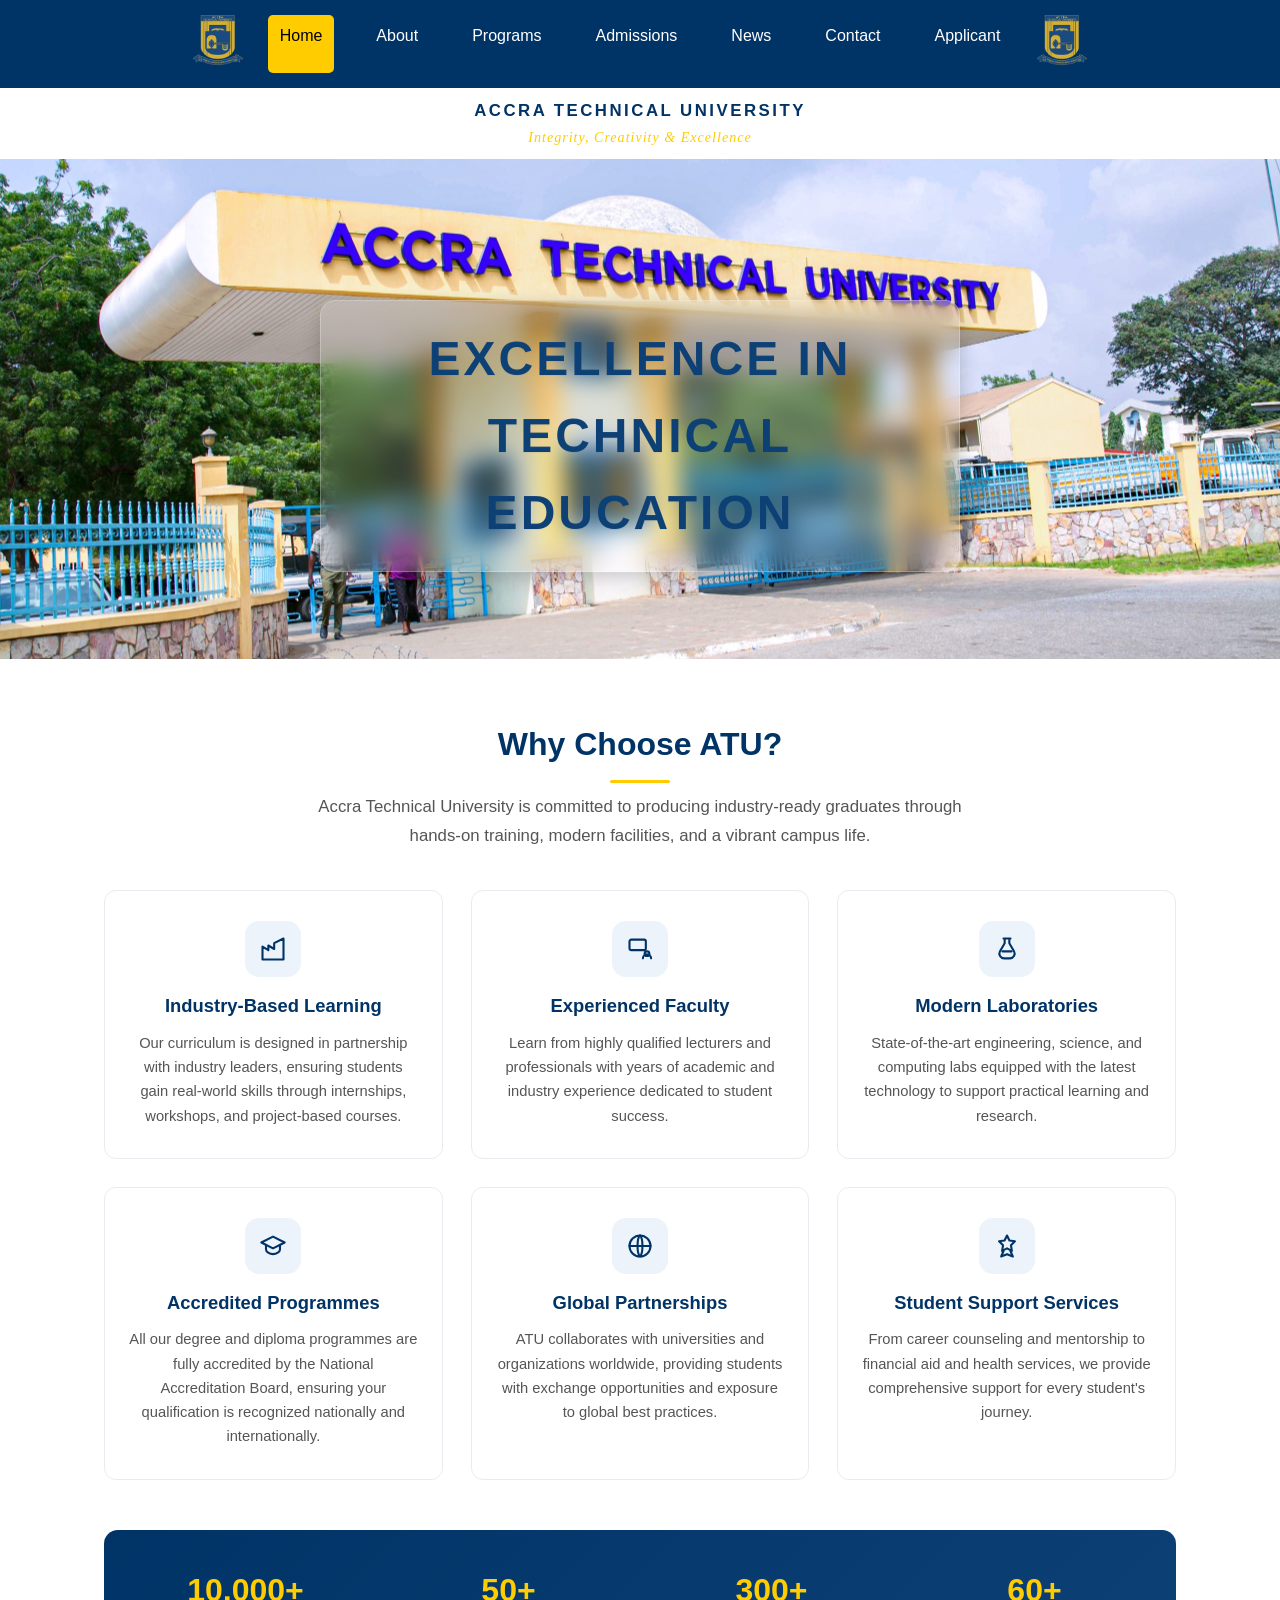
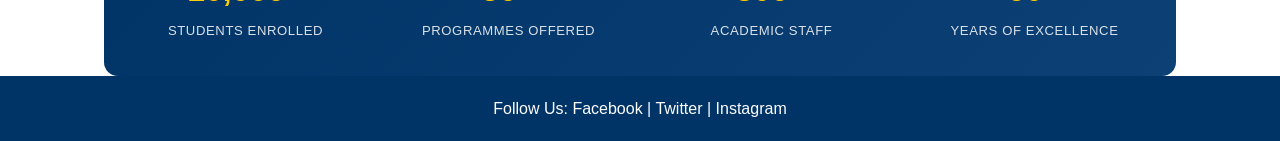
<file: index.html>
<!DOCTYPE html>
<html>

<head>
  <title>ATU - Home</title>
  <link rel="stylesheet" href="css/style.css">
</head>

<body>

  <nav>
    <a href="index.html">
      <img src="images/Atu_logo.png" alt="ATU Logo" class="nav-logo">
    </a>
    <a href="index.html" class="active">Home</a>
    <a href="about.html">About</a>
    <a href="programs.html">Programs</a>
    <a href="admissions.html">Admissions</a>
    <a href="news.html">News</a>
    <a href="contact.html">Contact</a>
    <a href="applicant.html">Applicant</a>

    <a href="index.html">
      <img src="images/Atu_logo.png" alt="ATU Logo" class="nav-logo">
    </a>
  </nav>

  <!-- University Header Strip -->
  <div class="university-strip">
    <span class="uni-name">ACCRA TECHNICAL UNIVERSITY</span>
    <span class="uni-motto">Integrity, Creativity &amp; Excellence</span>
  </div>


  <section class="hero-slider">

    <div class="slide active">
      <img src="images/ATU entrance.jpg" alt="ATU Campus">
      <div class="slide-text">
        <h1>Excellence in Technical Education</h1>
      </div>
    </div>

    <div class="slide">
      <img src="images/ATU administration.jpg" alt="ATU Students">
      <div class="slide-text">
        <h1>Practical Skills for the Future</h1>
      </div>
    </div>

    <div class="slide">
      <img src="images/ATU overview.png" alt="ATU overview">
      <div class="slide-text">
        <h1>Innovation • Technology • Leadership</h1>
      </div>
    </div>

  </section>

  <!-- Why Choose ATU -->
  <section class="why-atu">
    <div class="section-header">
      <h2>Why Choose ATU?</h2>
      <p>Accra Technical University is committed to producing industry-ready graduates through hands-on training, modern
        facilities, and a vibrant campus life.</p>
    </div>

    <div class="why-grid">

      <div class="why-card">
        <div class="why-icon" aria-hidden="true">
          <svg viewBox="0 0 24 24" fill="none">
            <path d="M3 21V10l5 3V9l5 3V7l8-4v18H3z" stroke-linecap="round" stroke-linejoin="round"/>
          </svg>
        </div>
        <h3>Industry-Based Learning</h3>
        <p>Our curriculum is designed in partnership with industry leaders, ensuring students gain real-world skills
          through internships, workshops, and project-based courses.</p>
      </div>

      <div class="why-card">
        <div class="why-icon" aria-hidden="true">
          <svg viewBox="0 0 24 24" fill="none">
            <rect x="3" y="4" width="14" height="9" rx="1.5"/>
            <circle cx="18" cy="16" r="2"/>
            <path d="M14.5 20a3.5 3.5 0 0 1 7 0" stroke-linecap="round"/>
          </svg>
        </div>
        <h3>Experienced Faculty</h3>
        <p>Learn from highly qualified lecturers and professionals with years of academic and industry experience
          dedicated to student success.</p>
      </div>

      <div class="why-card">
        <div class="why-icon" aria-hidden="true">
          <svg viewBox="0 0 24 24" fill="none">
            <path d="M9 3h6M10 3v4l-4 7a4 4 0 0 0 3.5 6h5a4 4 0 0 0 3.5-6l-4-7V3" stroke-linecap="round" stroke-linejoin="round"/>
            <path d="M8 14h8" stroke-linecap="round"/>
          </svg>
        </div>
        <h3>Modern Laboratories</h3>
        <p>State-of-the-art engineering, science, and computing labs equipped with the latest technology to support
          practical learning and research.</p>
      </div>

      <div class="why-card">
        <div class="why-icon" aria-hidden="true">
          <svg viewBox="0 0 24 24" fill="none">
            <path d="m2 9 10-5 10 5-10 5L2 9z" stroke-linejoin="round"/>
            <path d="M6 11v4c0 2 3 4 6 4s6-2 6-4v-4" stroke-linecap="round" stroke-linejoin="round"/>
          </svg>
        </div>
        <h3>Accredited Programmes</h3>
        <p>All our degree and diploma programmes are fully accredited by the National Accreditation Board, ensuring your
          qualification is recognized nationally and internationally.</p>
      </div>

      <div class="why-card">
        <div class="why-icon" aria-hidden="true">
          <svg viewBox="0 0 24 24" fill="none">
            <circle cx="12" cy="12" r="9"/>
            <path d="M3 12h18M12 3c2.8 2.4 2.8 15.6 0 18M12 3c-2.8 2.4-2.8 15.6 0 18" stroke-linecap="round"/>
          </svg>
        </div>
        <h3>Global Partnerships</h3>
        <p>ATU collaborates with universities and organizations worldwide, providing students with exchange
          opportunities and exposure to global best practices.</p>
      </div>

      <div class="why-card">
        <div class="why-icon" aria-hidden="true">
          <svg viewBox="0 0 24 24" fill="none">
            <path d="M12 3l2.1 4.3 4.7.7-3.4 3.4.8 4.8L12 14l-4.2 2.2.8-4.8L5.2 8l4.7-.7L12 3z" stroke-linejoin="round"/>
            <path d="M9 16.5 7 21l5-2 5 2-2-4.5" stroke-linecap="round" stroke-linejoin="round"/>
          </svg>
        </div>
        <h3>Student Support Services</h3>
        <p>From career counseling and mentorship to financial aid and health services, we provide comprehensive support
          for every student's journey.</p>
      </div>

    </div>

    <!-- Quick Stats Bar -->
    <div class="atu-stats-bar">
      <div class="atu-stat">
        <span class="atu-stat-num">10,000+</span>
        <span class="atu-stat-label">Students Enrolled</span>
      </div>
      <div class="atu-stat">
        <span class="atu-stat-num">50+</span>
        <span class="atu-stat-label">Programmes Offered</span>
      </div>
      <div class="atu-stat">
        <span class="atu-stat-num">300+</span>
        <span class="atu-stat-label">Academic Staff</span>
      </div>
      <div class="atu-stat">
        <span class="atu-stat-num">60+</span>
        <span class="atu-stat-label">Years of Excellence</span>
      </div>
    </div>
  </section>

  <footer>
    <p>Follow Us: Facebook | Twitter | Instagram</p>
  </footer>

  <script src="js/main.js"></script>
</body>

</html>
</file>
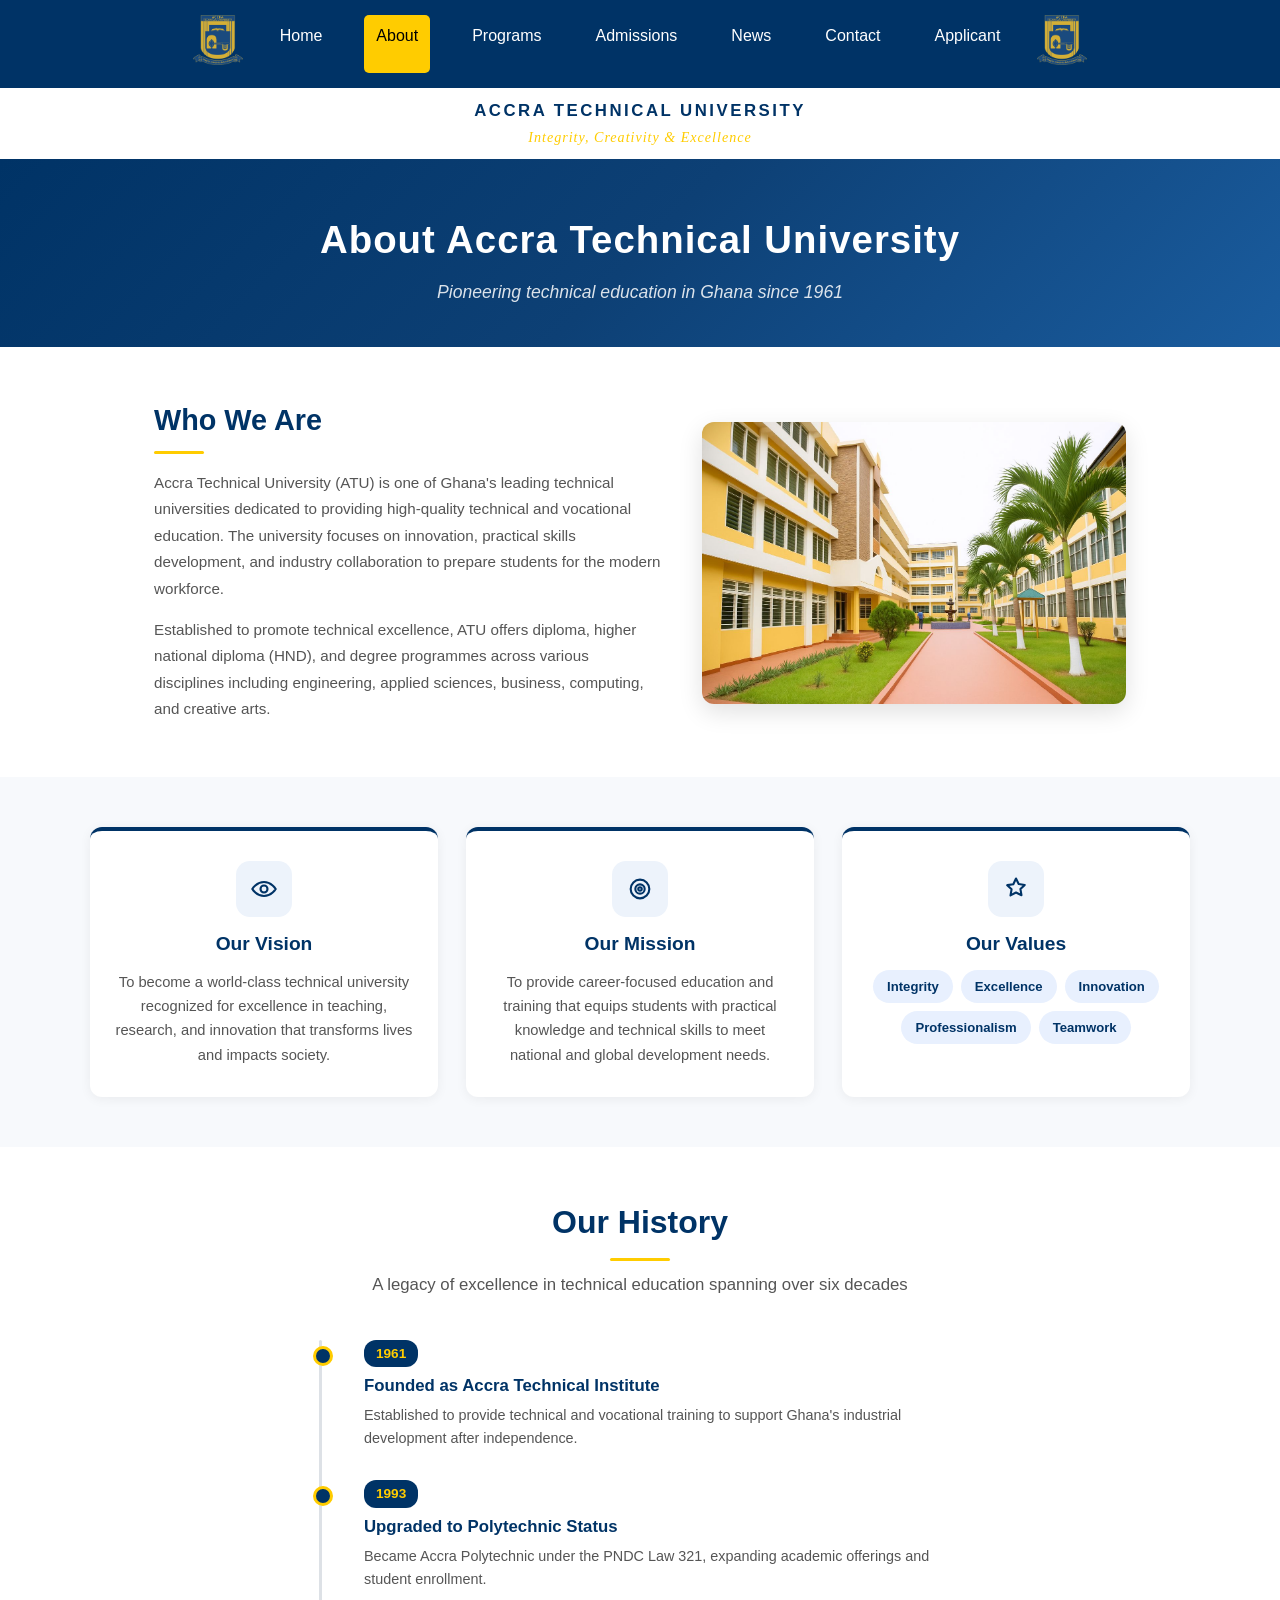
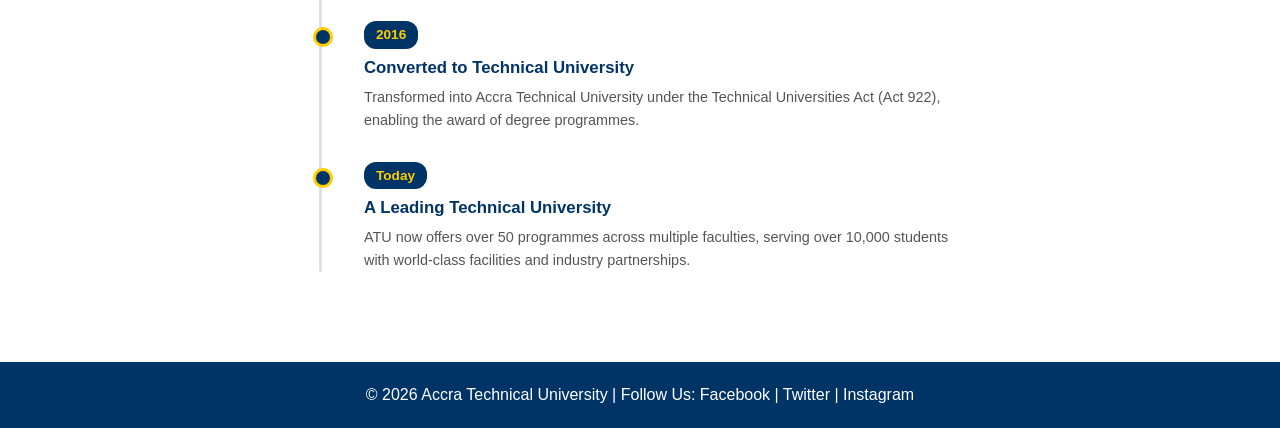
<file: about.html>
﻿<!DOCTYPE html>
<html lang="en">
<head>
    <meta charset="UTF-8">
    <title>About ATU</title>
    <link rel="stylesheet" href="css/style.css">
</head>
<body>

<!-- ================= NAVIGATION ================= -->
<nav>
    <a href="index.html">
        <img src="images/Atu_logo.png" alt="ATU Logo" class="nav-logo">
    </a>
    <a href="index.html">Home</a>
    <a href="about.html" class="active">About</a>
    <a href="programs.html">Programs</a>
    <a href="admissions.html">Admissions</a>
    <a href="news.html">News</a>
    <a href="contact.html">Contact</a>
    <a href="applicant.html">Applicant</a>
    <a href="index.html">
        <img src="images/Atu_logo.png" alt="ATU Logo" class="nav-logo">
    </a>
</nav>

<!-- University Header Strip -->
<div class="university-strip">
    <span class="uni-name">ACCRA TECHNICAL UNIVERSITY</span>
    <span class="uni-motto">Integrity, Creativity &amp; Excellence</span>
</div>

<!-- ================= PAGE BANNER ================= -->
<section class="page-banner">
    <h1>About Accra Technical University</h1>
    <p>Pioneering technical education in Ghana since 1961</p>
</section>

<!-- ================= ABOUT INTRO ================= -->
<section class="about-intro">
    <div class="about-intro-content">
        <div class="about-text">
            <h2>Who We Are</h2>
            <p>Accra Technical University (ATU) is one of Ghana's leading technical universities dedicated to providing high-quality technical and vocational education. The university focuses on innovation, practical skills development, and industry collaboration to prepare students for the modern workforce.</p>
            <p>Established to promote technical excellence, ATU offers diploma, higher national diploma (HND), and degree programmes across various disciplines including engineering, applied sciences, business, computing, and creative arts.</p>
        </div>
        <div class="about-image">
            <img src="images/ATU administration.jpg" alt="ATU Campus">
        </div>
    </div>
</section>

<!-- ================= VISION, MISSION, VALUES ================= -->
<section class="vmv-section">
    <div class="vmv-grid">
        <div class="vmv-card">
            <div class="vmv-icon" aria-hidden="true">
                <svg viewBox="0 0 24 24" fill="none">
                    <path d="M2 12s3.5-6 10-6 10 6 10 6-3.5 6-10 6-10-6-10-6z"/>
                    <circle cx="12" cy="12" r="3"/>
                </svg>
            </div>
            <h3>Our Vision</h3>
            <p>To become a world-class technical university recognized for excellence in teaching, research, and innovation that transforms lives and impacts society.</p>
        </div>
        <div class="vmv-card">
            <div class="vmv-icon" aria-hidden="true">
                <svg viewBox="0 0 24 24" fill="none">
                    <circle cx="12" cy="12" r="8"/>
                    <circle cx="12" cy="12" r="4"/>
                    <circle cx="12" cy="12" r="1.5"/>
                </svg>
            </div>
            <h3>Our Mission</h3>
            <p>To provide career-focused education and training that equips students with practical knowledge and technical skills to meet national and global development needs.</p>
        </div>
        <div class="vmv-card">
            <div class="vmv-icon" aria-hidden="true">
                <svg viewBox="0 0 24 24" fill="none">
                    <path d="M12 3l2.3 4.7 5.2.8-3.7 3.6.9 5.2L12 15l-4.7 2.5.9-5.2-3.7-3.6 5.2-.8L12 3z" stroke-linejoin="round"/>
                </svg>
            </div>
            <h3>Our Values</h3>
            <div class="values-list">
                <span class="value-tag">Integrity</span>
                <span class="value-tag">Excellence</span>
                <span class="value-tag">Innovation</span>
                <span class="value-tag">Professionalism</span>
                <span class="value-tag">Teamwork</span>
            </div>
        </div>
    </div>
</section>

<!-- ================= HISTORY TIMELINE ================= -->
<section class="history-section">
    <div class="section-header">
        <h2>Our History</h2>
        <p>A legacy of excellence in technical education spanning over six decades</p>
    </div>
    <div class="timeline">
        <div class="timeline-item">
            <div class="timeline-year">1961</div>
            <div class="timeline-content">
                <h4>Founded as Accra Technical Institute</h4>
                <p>Established to provide technical and vocational training to support Ghana's industrial development after independence.</p>
            </div>
        </div>
        <div class="timeline-item">
            <div class="timeline-year">1993</div>
            <div class="timeline-content">
                <h4>Upgraded to Polytechnic Status</h4>
                <p>Became Accra Polytechnic under the PNDC Law 321, expanding academic offerings and student enrollment.</p>
            </div>
        </div>
        <div class="timeline-item">
            <div class="timeline-year">2016</div>
            <div class="timeline-content">
                <h4>Converted to Technical University</h4>
                <p>Transformed into Accra Technical University under the Technical Universities Act (Act 922), enabling the award of degree programmes.</p>
            </div>
        </div>
        <div class="timeline-item">
            <div class="timeline-year">Today</div>
            <div class="timeline-content">
                <h4>A Leading Technical University</h4>
                <p>ATU now offers over 50 programmes across multiple faculties, serving over 10,000 students with world-class facilities and industry partnerships.</p>
            </div>
        </div>
    </div>
</section>

<!-- ================= FOOTER ================= -->
<footer>
    <p>&copy; 2026 Accra Technical University | Follow Us: Facebook | Twitter | Instagram</p>
</footer>

<script src="js/main.js"></script>
</body>
</html>
</file>
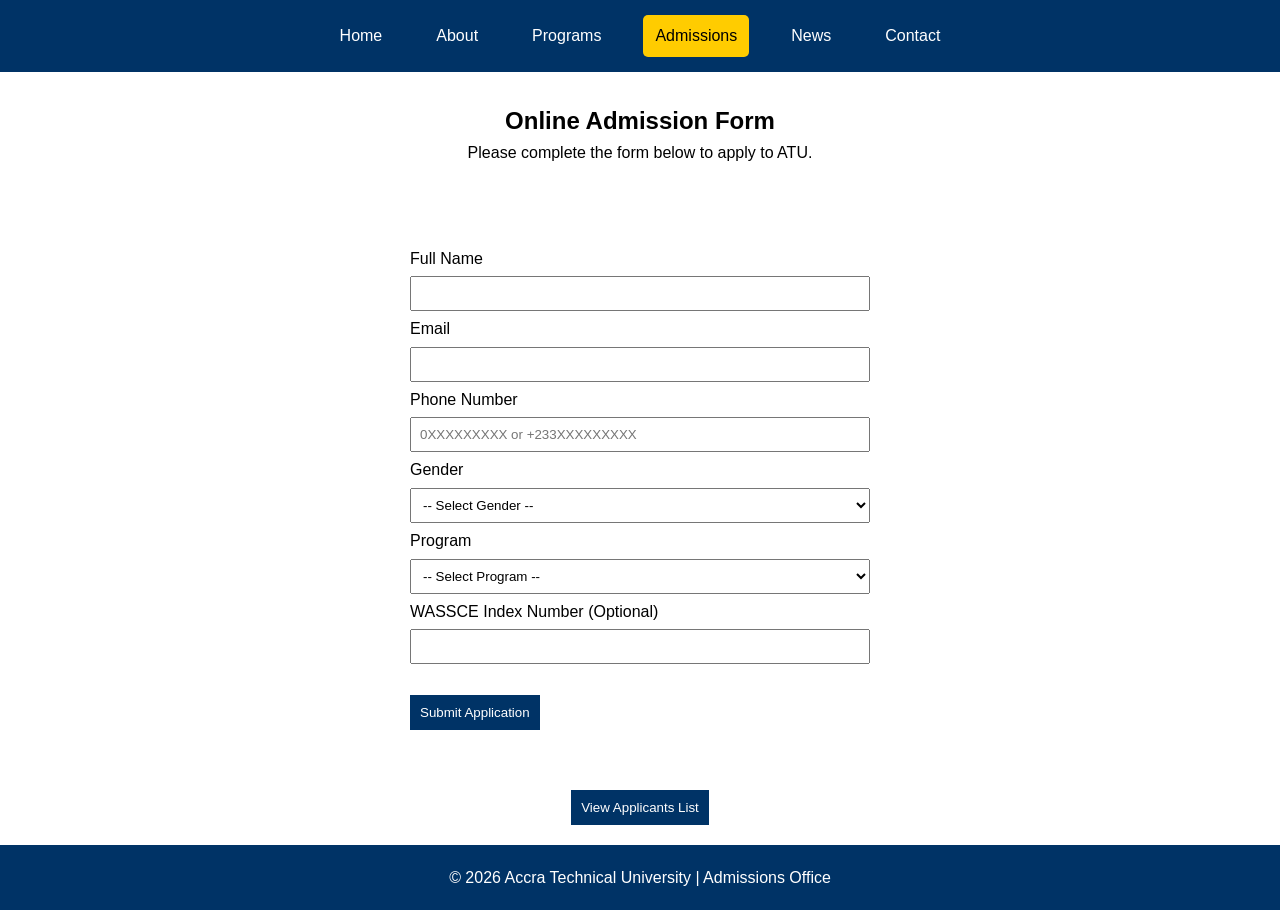
<file: admission.html>
<!doctype html>
<html lang="en">
<head>
  <meta charset="UTF-8" />
  <meta http-equiv="refresh" content="0; url=admissions.html" />
  <meta name="viewport" content="width=device-width, initial-scale=1.0" />
  <title>Redirecting...</title>
</head>
<body>
  <p>Redirecting to <a href="admissions.html">Admissions</a>...</p>
</body>
</html>
</file>
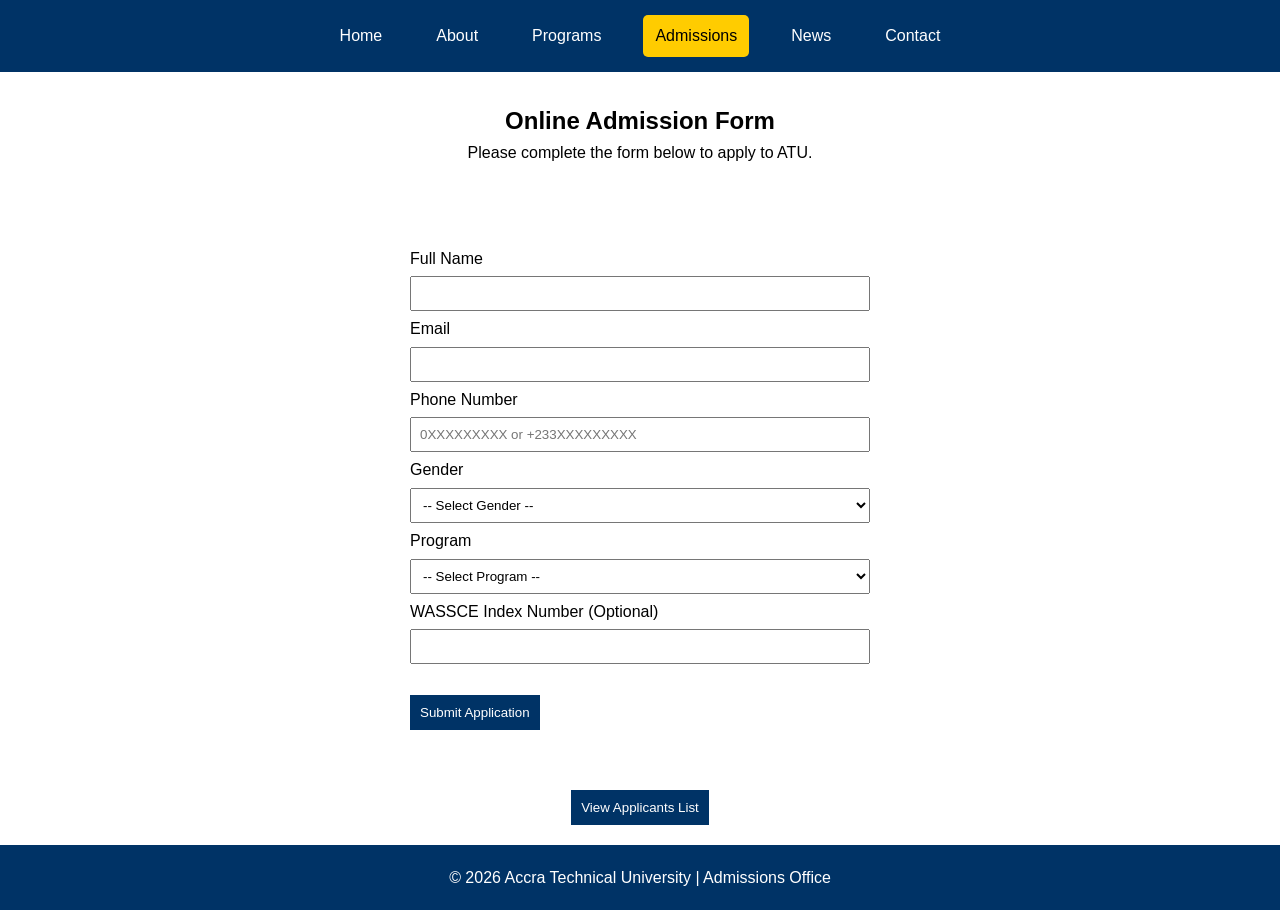
<file: admissions.html>
<!DOCTYPE html>
<html lang="en">
<head>
    <meta charset="UTF-8">
    <title>ATU Admissions</title>
    <link rel="stylesheet" href="css/style.css">
</head>
<body>

<!-- ================= NAVIGATION ================= -->
<nav>
    <a href="index.html">Home</a>
    <a href="about.html">About</a>
    <a href="programs.html">Programs</a>
    <a href="admissions.html" class="active">Admissions</a>
    <a href="news.html">News</a>
    <a href="contact.html">Contact</a>
</nav>

<!-- ================= PAGE HEADER ================= -->
<section style="text-align:center; padding:30px;">
    <h1>Online Admission Form</h1>
    <p>Please complete the form below to apply to ATU.</p>
</section>

<!-- ================= ADMISSION FORM ================= -->
<form id="admissionForm" onsubmit="return validateAdmission()">

    <!-- Full Name -->
    <label>Full Name</label>
    <input type="text" id="fullname">
    <div class="error"></div>

    <!-- Email -->
    <label>Email</label>
    <input type="text" id="email">
    <div class="error"></div>

    <!-- Phone -->
    <label>Phone Number</label>
    <input type="text" id="phone" placeholder="0XXXXXXXXX or +233XXXXXXXXX">
    <div class="error"></div>

    <!-- Gender -->
    <label>Gender</label>
    <select id="gender">
        <option value="">-- Select Gender --</option>
        <option>Male</option>
        <option>Female</option>
    </select>
    <div class="error"></div>

    <!-- Program -->
    <label>Program</label>
    <select id="program">
        <option value="">-- Select Program --</option>
        <option>Computer Science</option>
        <option>Information Technology</option>
        <option>Mechanical Engineering</option>
        <option>Electrical Engineering</option>
        <option>Accounting</option>
        <option>Marketing</option>
    </select>
    <div class="error"></div>

    <!-- WASSCE Index (Optional) -->
    <label>WASSCE Index Number (Optional)</label>
    <input type="text" id="wassce">
    <div class="error"></div>

    <br>
    <button type="submit">Submit Application</button>

    <div id="successMsg" class="success"></div>

</form>

<!-- ================= VIEW APPLICANTS LINK ================= -->
<section style="text-align:center; margin:20px;">
    <a href="applicant.html">
        <button>View Applicants List</button>
    </a>
</section>

<!-- ================= FOOTER ================= -->
<footer>
    <p>© 2026 Accra Technical University | Admissions Office</p>
</footer>

<script src="js/main.js"></script>

</body>
</html>
</file>
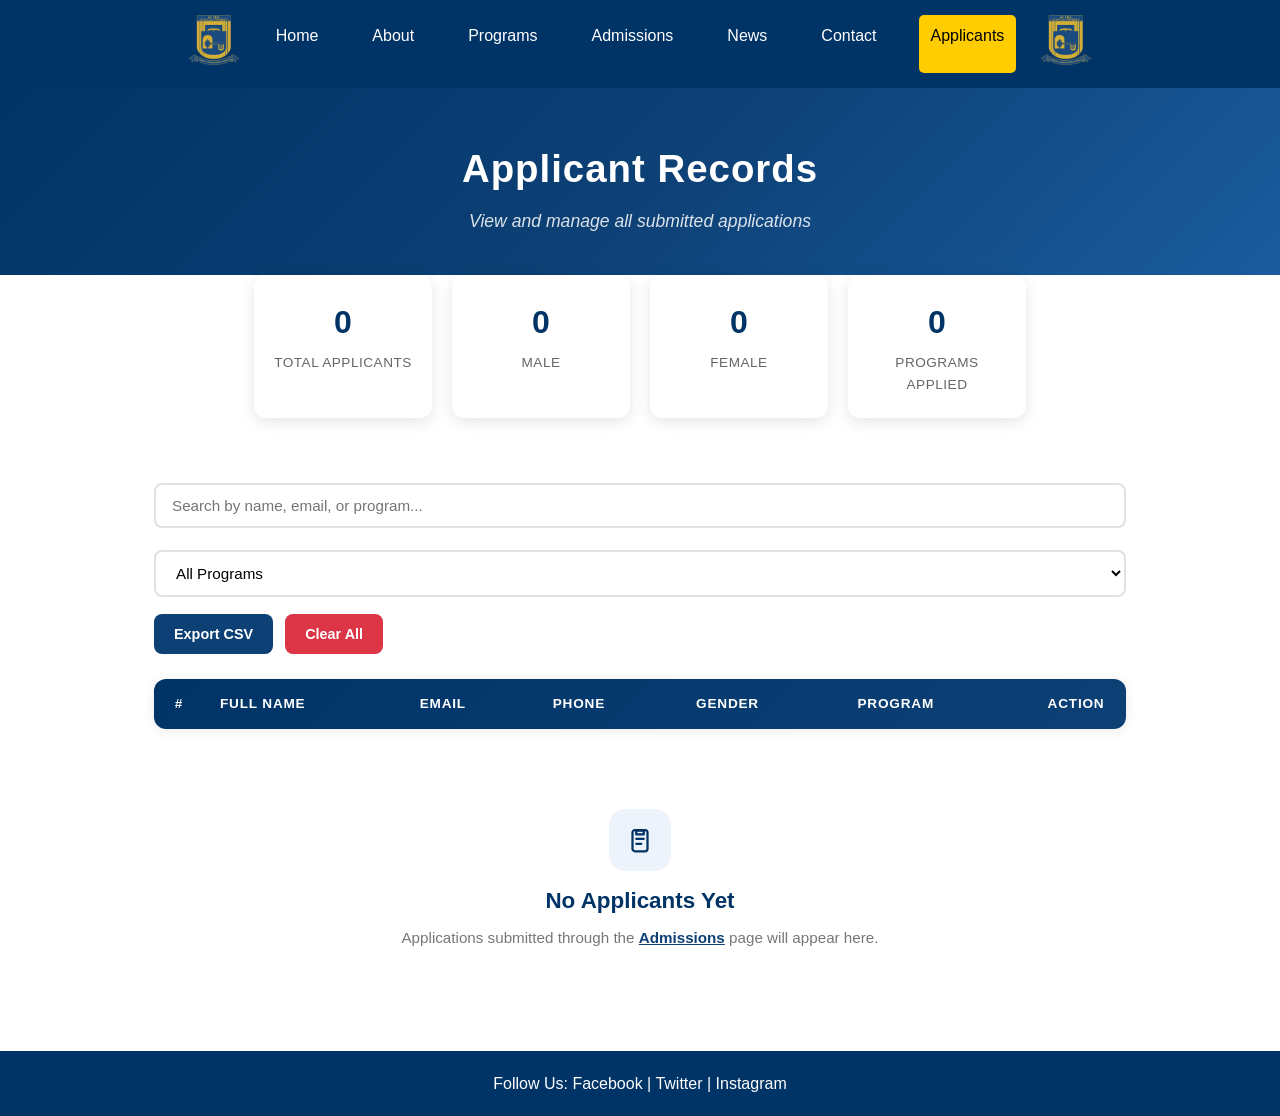
<file: applicant.html>
<!DOCTYPE html>
<html>

<head>
    <title>ATU - Applicants</title>
    <link rel="stylesheet" href="css/style.css">
</head>

<body>

    <nav>
        <a href="index.html">
            <img src="images/Atu_logo.png" alt="ATU Logo" class="nav-logo">
        </a>
        <a href="index.html">Home</a>
        <a href="about.html">About</a>
        <a href="programs.html">Programs</a>
        <a href="admissions.html">Admissions</a>
        <a href="news.html">News</a>
        <a href="contact.html">Contact</a>
        <a href="applicant.html" class="active">Applicants</a>
        <a href="index.html">
            <img src="images/Atu_logo.png" alt="ATU Logo" class="nav-logo">
        </a>
    </nav>

    <!-- Page Banner -->
    <section class="page-banner">
        <h1>Applicant Records</h1>
        <p>View and manage all submitted applications</p>
    </section>

    <!-- Stats Summary -->
    <div class="applicant-stats" id="applicantStats">
        <div class="stat-card">
            <span class="stat-number" id="totalCount">0</span>
            <span class="stat-label">Total Applicants</span>
        </div>
        <div class="stat-card">
            <span class="stat-number" id="maleCount">0</span>
            <span class="stat-label">Male</span>
        </div>
        <div class="stat-card">
            <span class="stat-number" id="femaleCount">0</span>
            <span class="stat-label">Female</span>
        </div>
        <div class="stat-card">
            <span class="stat-number" id="programCount">0</span>
            <span class="stat-label">Programs Applied</span>
        </div>
    </div>

    <!-- Search & Filter Bar -->
    <div class="applicant-toolbar">
        <input type="text" id="searchInput" placeholder="Search by name, email, or program..."
            oninput="filterApplicants()">
        <select id="programFilter" onchange="filterApplicants()">
            <option value="all">All Programs</option>
        </select>
        <button class="btn-export" onclick="exportCSV()">Export CSV</button>
        <button class="btn-clear" onclick="clearAll()">Clear All</button>
    </div>

    <!-- Applicant Table -->
    <div class="applicant-table-wrapper">
        <table class="applicant-table">
            <thead>
                <tr>
                    <th>#</th>
                    <th>Full Name</th>
                    <th>Email</th>
                    <th>Phone</th>
                    <th>Gender</th>
                    <th>Program</th>
                    <th>Action</th>
                </tr>
            </thead>
            <tbody id="appTable"></tbody>
        </table>
        <div class="empty-state" id="emptyState">
            <div class="empty-icon" aria-hidden="true">
                <svg viewBox="0 0 24 24" fill="none">
                    <rect x="6" y="4" width="12" height="17" rx="2"/>
                    <path d="M9 4.5h6v3H9zM9 11h6M9 15h4" stroke-linecap="round" stroke-linejoin="round"/>
                </svg>
            </div>
            <h3>No Applicants Yet</h3>
            <p>Applications submitted through the <a href="admissions.html">Admissions</a> page will appear here.</p>
        </div>
    </div>

    <footer>
        <p>Follow Us: Facebook | Twitter | Instagram</p>
    </footer>

    <script src="js/main.js"></script>
</body>

</html>
</file>
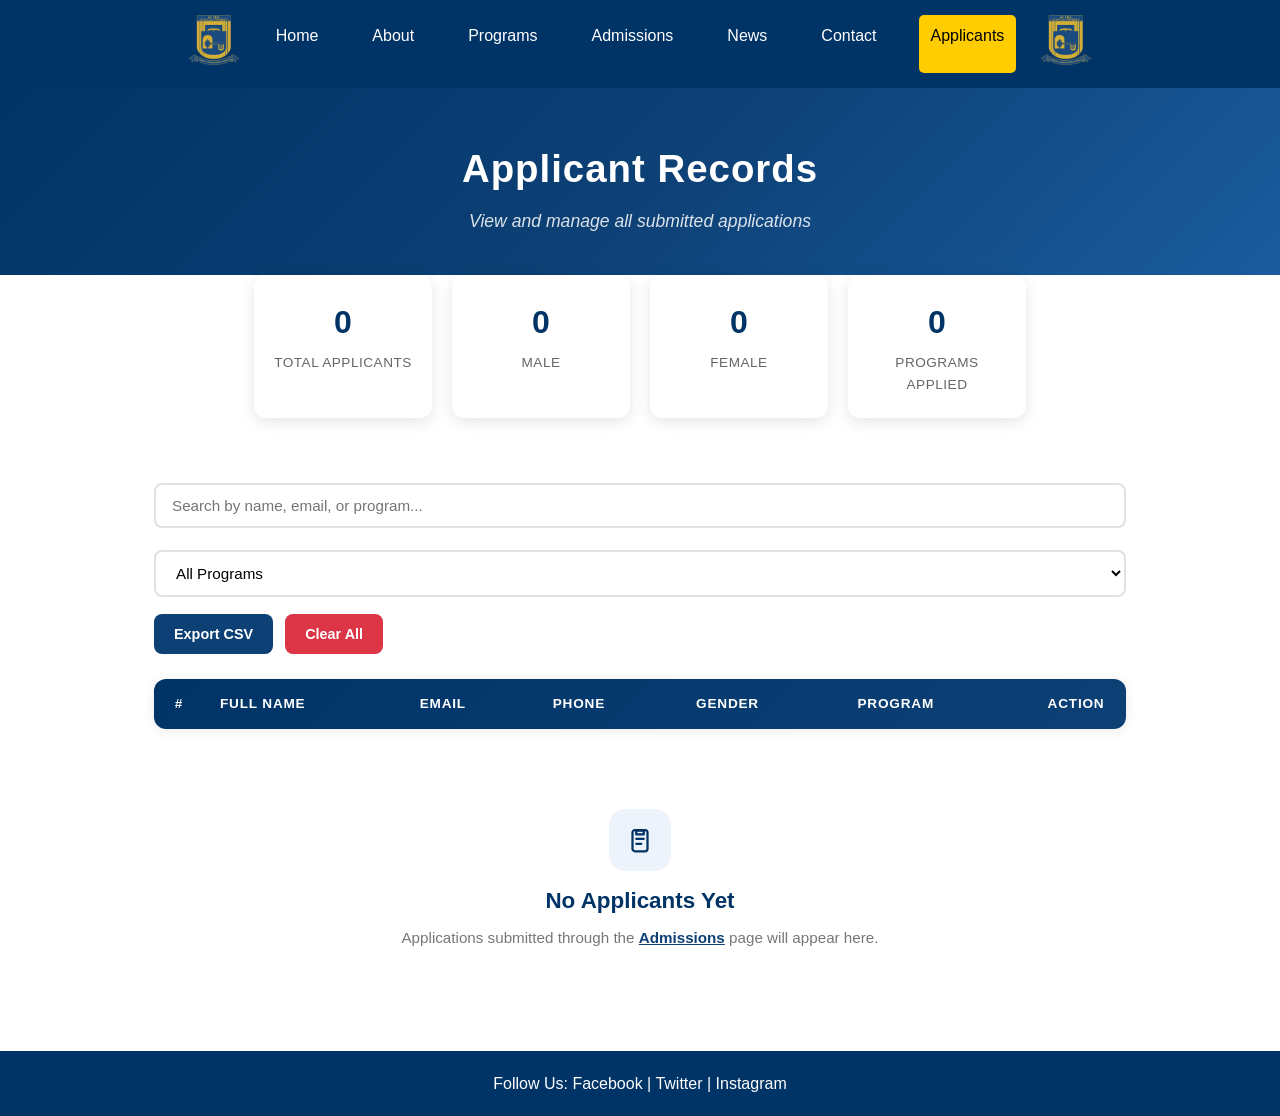
<file: applicants.html>
<!doctype html>
<html lang="en">
<head>
  <meta charset="UTF-8" />
  <meta http-equiv="refresh" content="0; url=applicant.html" />
  <meta name="viewport" content="width=device-width, initial-scale=1.0" />
  <title>Redirecting...</title>
</head>
<body>
  <p>Redirecting to <a href="applicant.html">Applicant</a>...</p>
</body>
</html>
</file>
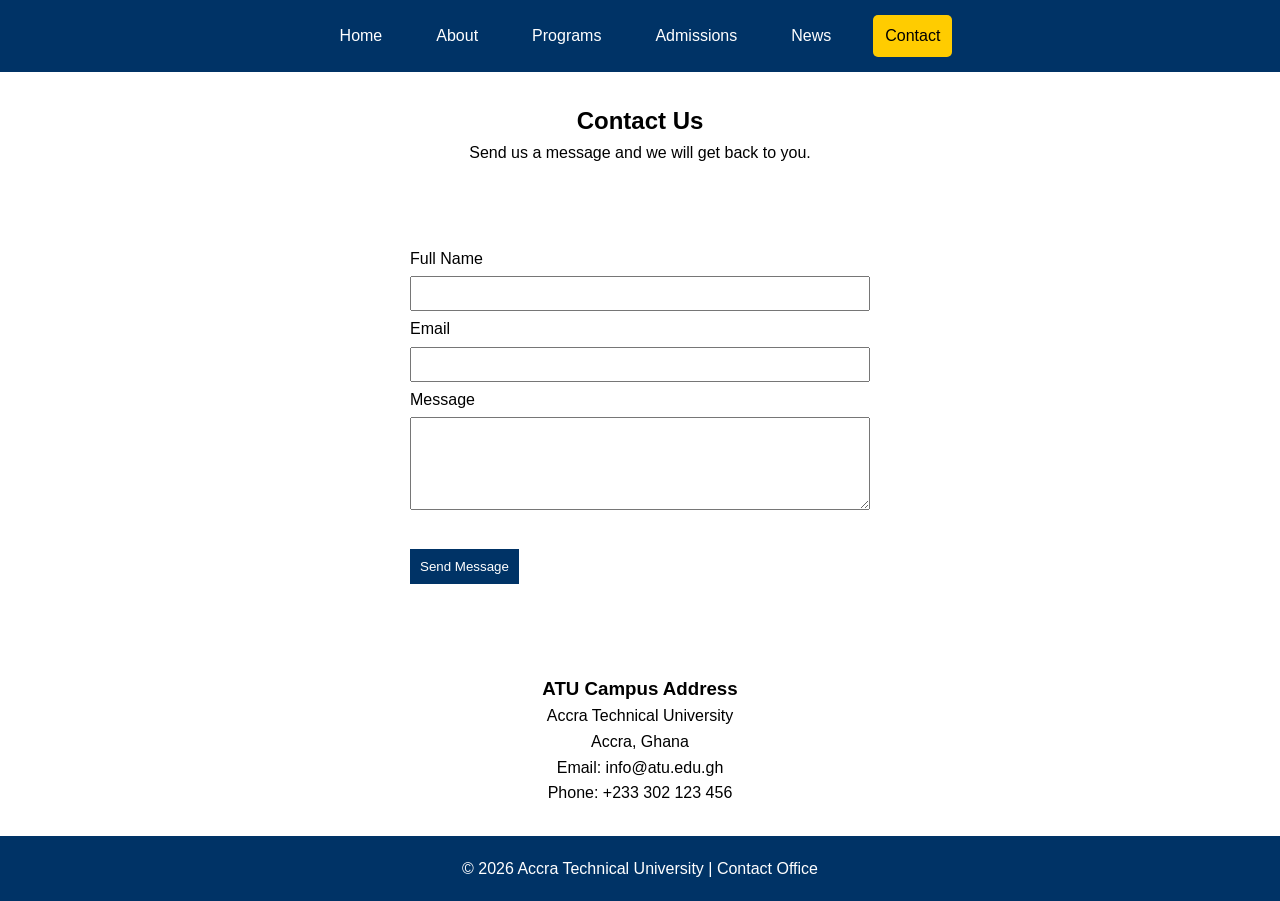
<file: contact.html>
<!DOCTYPE html>
<html lang="en">
<head>
    <meta charset="UTF-8">
    <title>Contact ATU</title>
    <link rel="stylesheet" href="css/style.css">
</head>
<body>

<!-- ================= NAVIGATION ================= -->
<nav>
    <a href="index.html">Home</a>
    <a href="about.html">About</a>
    <a href="programs.html">Programs</a>
    <a href="admissions.html">Admissions</a>
    <a href="news.html">News</a>
    <a href="contact.html" class="active">Contact</a>
</nav>

<!-- ================= PAGE HEADER ================= -->
<section style="text-align:center; padding:30px;">
    <h1>Contact Us</h1>
    <p>Send us a message and we will get back to you.</p>
</section>

<!-- ================= CONTACT FORM ================= -->
<form id="contactForm" onsubmit="return validateContact()">

    <!-- Name -->
    <label>Full Name</label>
    <input type="text" id="contactName">
    <div class="error"></div>

    <!-- Email -->
    <label>Email</label>
    <input type="text" id="contactEmail">
    <div class="error"></div>

    <!-- Message -->
    <label>Message</label>
    <textarea id="contactMessage" rows="5"></textarea>
    <div class="error"></div>

    <br>
    <button type="submit">Send Message</button>

    <div id="contactSuccess" class="success"></div>

</form>

<!-- ================= CONTACT INFO ================= -->
<section style="text-align:center; padding:30px;">
    <h3>ATU Campus Address</h3>
    <p>Accra Technical University</p>
    <p>Accra, Ghana</p>
    <p>Email: info@atu.edu.gh</p>
    <p>Phone: +233 302 123 456</p>
</section>

<!-- ================= FOOTER ================= -->
<footer>
    <p>© 2026 Accra Technical University | Contact Office</p>
</footer>

<script src="js/main.js"></script>

</body>
</html>
</file>
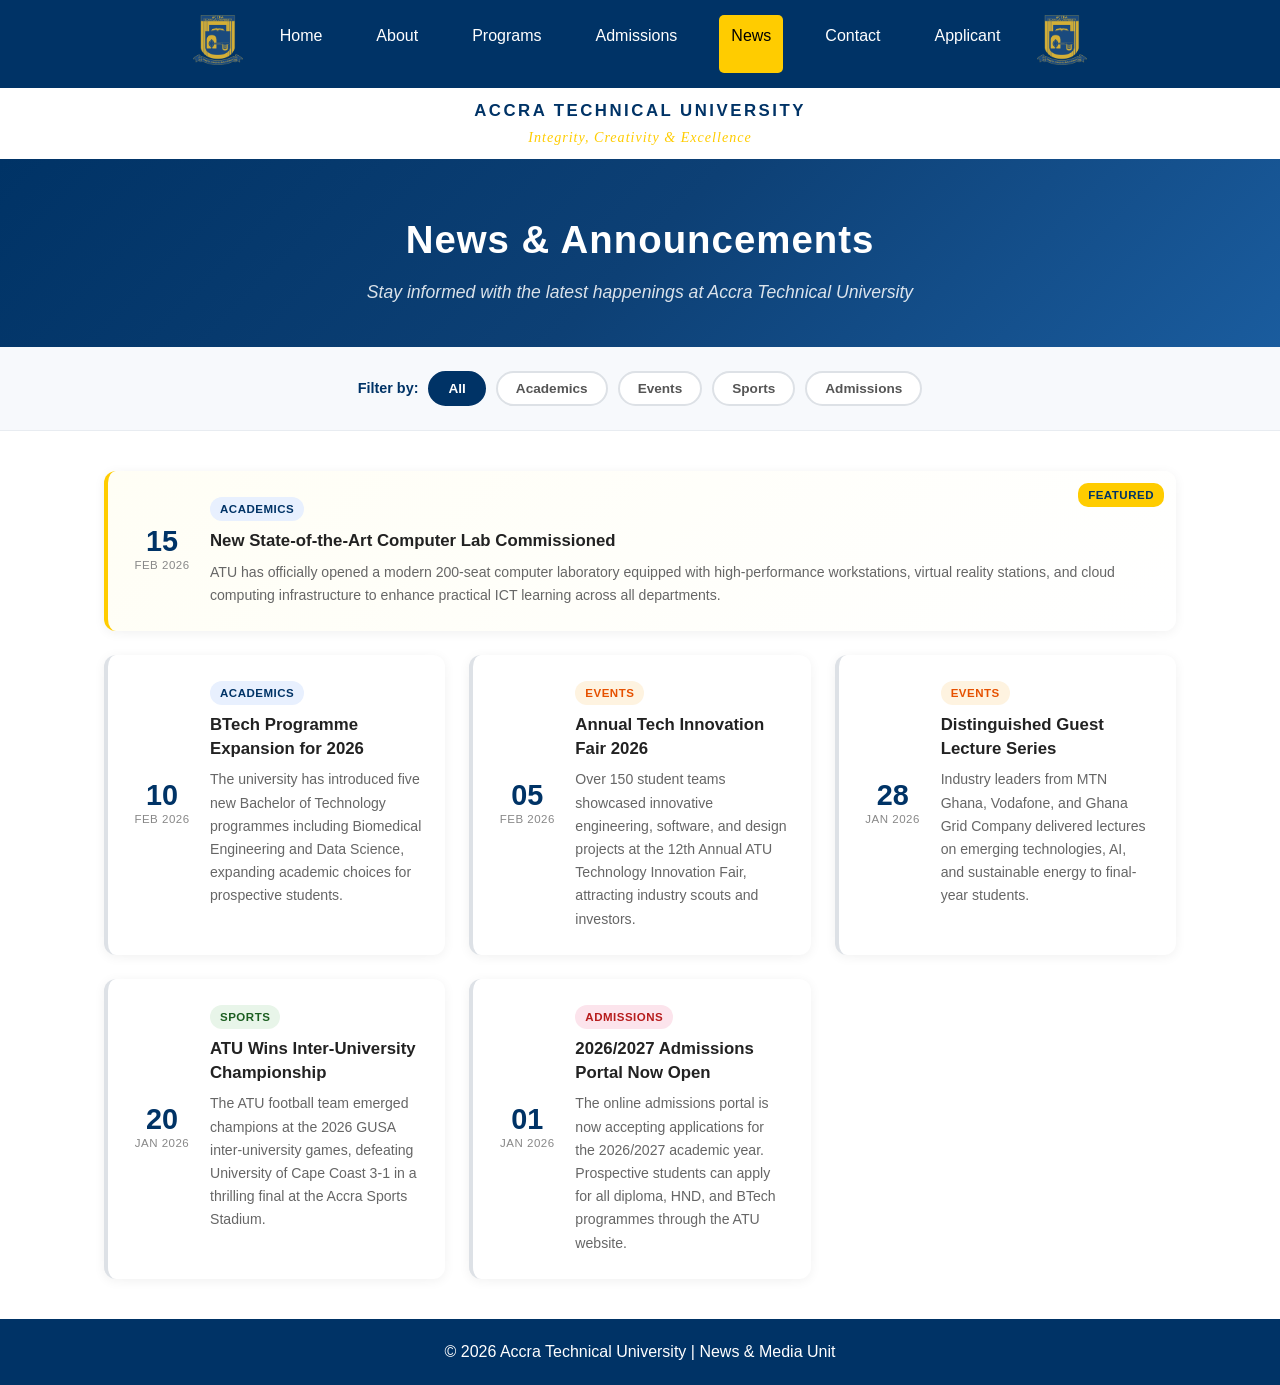
<file: news.html>
﻿<!DOCTYPE html>
<html lang="en">
<head>
    <meta charset="UTF-8">
    <title>ATU News &amp; Announcements</title>
    <link rel="stylesheet" href="css/style.css">
</head>
<body>

<!-- ================= NAVIGATION ================= -->
<nav>
    <a href="index.html">
        <img src="images/Atu_logo.png" alt="ATU Logo" class="nav-logo">
    </a>
    <a href="index.html">Home</a>
    <a href="about.html">About</a>
    <a href="programs.html">Programs</a>
    <a href="admissions.html">Admissions</a>
    <a href="news.html" class="active">News</a>
    <a href="contact.html">Contact</a>
    <a href="applicant.html">Applicant</a>
    <a href="index.html">
        <img src="images/Atu_logo.png" alt="ATU Logo" class="nav-logo">
    </a>
</nav>

<!-- University Header Strip -->
<div class="university-strip">
    <span class="uni-name">ACCRA TECHNICAL UNIVERSITY</span>
    <span class="uni-motto">Integrity, Creativity &amp; Excellence</span>
</div>

<!-- ================= PAGE BANNER ================= -->
<section class="page-banner">
    <h1>News &amp; Announcements</h1>
    <p>Stay informed with the latest happenings at Accra Technical University</p>
</section>

<!-- ================= FILTER BAR ================= -->
<div class="news-filter-bar">
    <span class="filter-label">Filter by:</span>
    <button class="filter-btn active" onclick="filterNews2('all', this)">All</button>
    <button class="filter-btn" onclick="filterNews2('academics', this)">Academics</button>
    <button class="filter-btn" onclick="filterNews2('events', this)">Events</button>
    <button class="filter-btn" onclick="filterNews2('sports', this)">Sports</button>
    <button class="filter-btn" onclick="filterNews2('admissions', this)">Admissions</button>
</div>

<!-- ================= NEWS GRID ================= -->
<section class="news-grid">

    <!-- Featured / Lead Story -->
    <article class="news-item featured" data-category="academics">
        <div class="news-badge">Featured</div>
        <div class="news-date">
            <span class="date-day">15</span>
            <span class="date-month">Feb 2026</span>
        </div>
        <div class="news-content">
            <span class="news-tag academics">Academics</span>
            <h3>New State-of-the-Art Computer Lab Commissioned</h3>
            <p>ATU has officially opened a modern 200-seat computer laboratory equipped with high-performance workstations, virtual reality stations, and cloud computing infrastructure to enhance practical ICT learning across all departments.</p>
        </div>
    </article>

    <article class="news-item" data-category="academics">
        <div class="news-date">
            <span class="date-day">10</span>
            <span class="date-month">Feb 2026</span>
        </div>
        <div class="news-content">
            <span class="news-tag academics">Academics</span>
            <h3>BTech Programme Expansion for 2026</h3>
            <p>The university has introduced five new Bachelor of Technology programmes including Biomedical Engineering and Data Science, expanding academic choices for prospective students.</p>
        </div>
    </article>

    <article class="news-item" data-category="events">
        <div class="news-date">
            <span class="date-day">05</span>
            <span class="date-month">Feb 2026</span>
        </div>
        <div class="news-content">
            <span class="news-tag events">Events</span>
            <h3>Annual Tech Innovation Fair 2026</h3>
            <p>Over 150 student teams showcased innovative engineering, software, and design projects at the 12th Annual ATU Technology Innovation Fair, attracting industry scouts and investors.</p>
        </div>
    </article>

    <article class="news-item" data-category="events">
        <div class="news-date">
            <span class="date-day">28</span>
            <span class="date-month">Jan 2026</span>
        </div>
        <div class="news-content">
            <span class="news-tag events">Events</span>
            <h3>Distinguished Guest Lecture Series</h3>
            <p>Industry leaders from MTN Ghana, Vodafone, and Ghana Grid Company delivered lectures on emerging technologies, AI, and sustainable energy to final-year students.</p>
        </div>
    </article>

    <article class="news-item" data-category="sports">
        <div class="news-date">
            <span class="date-day">20</span>
            <span class="date-month">Jan 2026</span>
        </div>
        <div class="news-content">
            <span class="news-tag sports">Sports</span>
            <h3>ATU Wins Inter-University Championship</h3>
            <p>The ATU football team emerged champions at the 2026 GUSA inter-university games, defeating University of Cape Coast 3-1 in a thrilling final at the Accra Sports Stadium.</p>
        </div>
    </article>

    <article class="news-item" data-category="admissions">
        <div class="news-date">
            <span class="date-day">01</span>
            <span class="date-month">Jan 2026</span>
        </div>
        <div class="news-content">
            <span class="news-tag admissions">Admissions</span>
            <h3>2026/2027 Admissions Portal Now Open</h3>
            <p>The online admissions portal is now accepting applications for the 2026/2027 academic year. Prospective students can apply for all diploma, HND, and BTech programmes through the ATU website.</p>
        </div>
    </article>

</section>

<!-- ================= FOOTER ================= -->
<footer>
    <p>&copy; 2026 Accra Technical University | News &amp; Media Unit</p>
</footer>

<script src="js/main.js"></script>
</body>
</html>
</file>
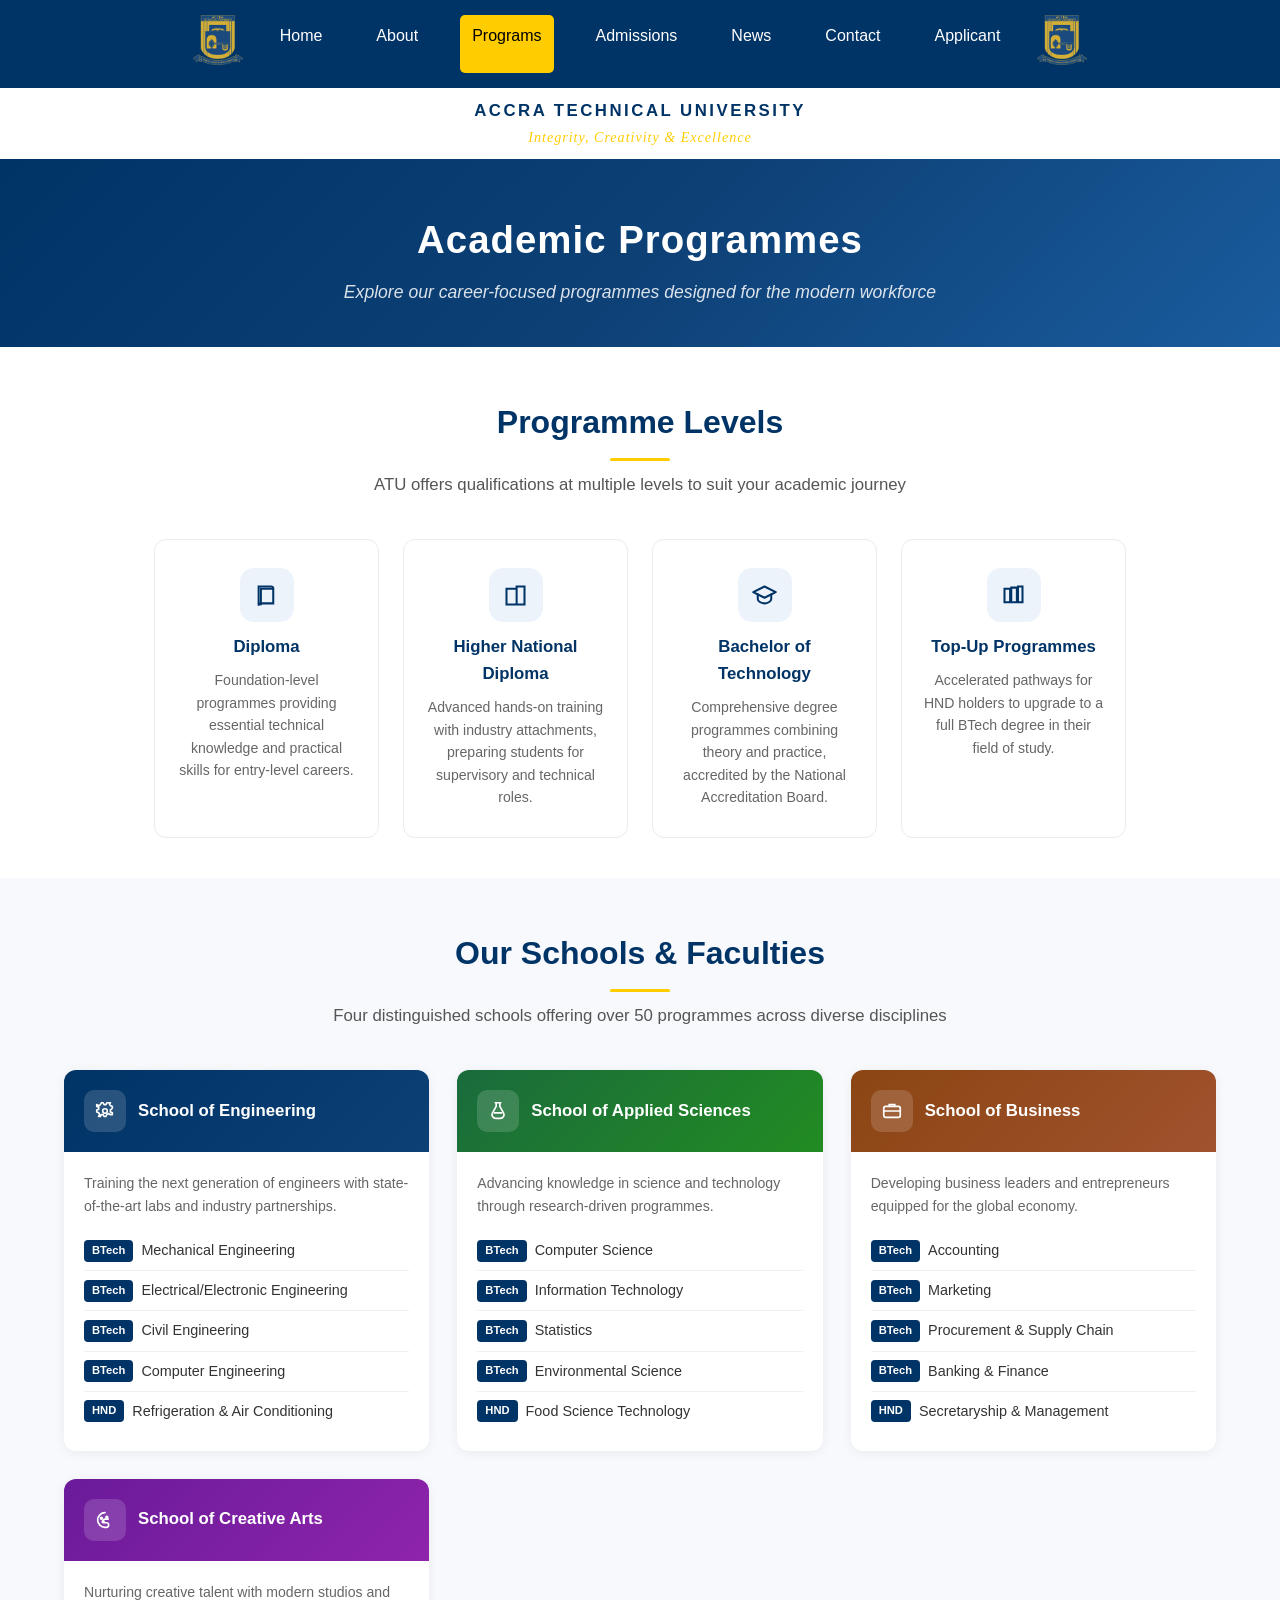
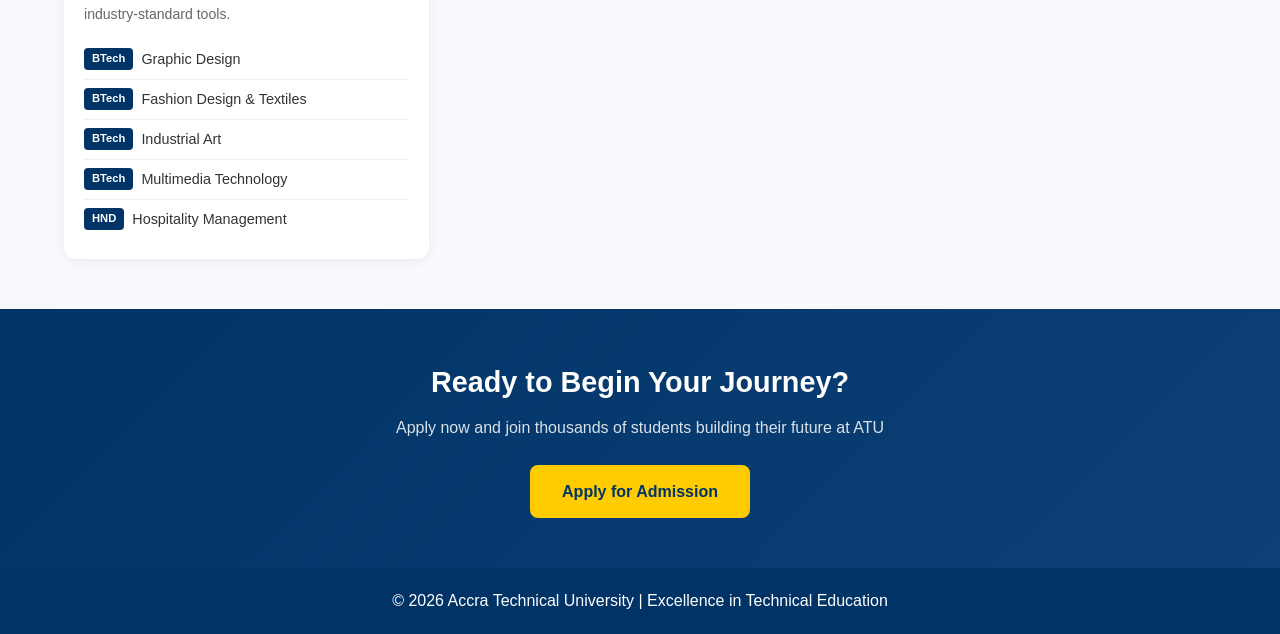
<file: programs.html>
﻿<!DOCTYPE html>
<html lang="en">
<head>
    <meta charset="UTF-8">
    <title>ATU Programs &amp; Departments</title>
    <link rel="stylesheet" href="css/style.css">
</head>
<body>

<!-- ================= NAVIGATION ================= -->
<nav>
    <a href="index.html">
        <img src="images/Atu_logo.png" alt="ATU Logo" class="nav-logo">
    </a>
    <a href="index.html">Home</a>
    <a href="about.html">About</a>
    <a href="programs.html" class="active">Programs</a>
    <a href="admissions.html">Admissions</a>
    <a href="news.html">News</a>
    <a href="contact.html">Contact</a>
    <a href="applicant.html">Applicant</a>
    <a href="index.html">
        <img src="images/Atu_logo.png" alt="ATU Logo" class="nav-logo">
    </a>
</nav>

<!-- University Header Strip -->
<div class="university-strip">
    <span class="uni-name">ACCRA TECHNICAL UNIVERSITY</span>
    <span class="uni-motto">Integrity, Creativity &amp; Excellence</span>
</div>

<!-- ================= PAGE BANNER ================= -->
<section class="page-banner">
    <h1>Academic Programmes</h1>
    <p>Explore our career-focused programmes designed for the modern workforce</p>
</section>

<!-- ================= PROGRAMME LEVELS ================= -->
<section class="prog-levels">
    <div class="section-header">
        <h2>Programme Levels</h2>
        <p>ATU offers qualifications at multiple levels to suit your academic journey</p>
    </div>
    <div class="levels-grid">
        <div class="level-card">
            <div class="level-icon" aria-hidden="true">
                <svg viewBox="0 0 24 24" fill="none">
                    <path d="M5 4h11a2 2 0 0 1 2 2v13H7a2 2 0 0 0-2 2V4z"/>
                    <path d="M7 20V6h11" stroke-linecap="round"/>
                </svg>
            </div>
            <h3>Diploma</h3>
            <p>Foundation-level programmes providing essential technical knowledge and practical skills for entry-level careers.</p>
        </div>
        <div class="level-card">
            <div class="level-icon" aria-hidden="true">
                <svg viewBox="0 0 24 24" fill="none">
                    <path d="M4 6h9v14H4zM13 4h7v16h-7z"/>
                </svg>
            </div>
            <h3>Higher National Diploma</h3>
            <p>Advanced hands-on training with industry attachments, preparing students for supervisory and technical roles.</p>
        </div>
        <div class="level-card">
            <div class="level-icon" aria-hidden="true">
                <svg viewBox="0 0 24 24" fill="none">
                    <path d="m2 9 10-5 10 5-10 5L2 9z" stroke-linejoin="round"/>
                    <path d="M6 11v4c0 2 3 4 6 4s6-2 6-4v-4" stroke-linecap="round" stroke-linejoin="round"/>
                </svg>
            </div>
            <h3>Bachelor of Technology</h3>
            <p>Comprehensive degree programmes combining theory and practice, accredited by the National Accreditation Board.</p>
        </div>
        <div class="level-card">
            <div class="level-icon" aria-hidden="true">
                <svg viewBox="0 0 24 24" fill="none">
                    <path d="M4 6h5v12H4zM10 5h5v13h-5zM16 4h4v14h-4z"/>
                </svg>
            </div>
            <h3>Top-Up Programmes</h3>
            <p>Accelerated pathways for HND holders to upgrade to a full BTech degree in their field of study.</p>
        </div>
    </div>
</section>

<!-- ================= SCHOOLS / FACULTIES ================= -->
<section class="schools-section">
    <div class="section-header">
        <h2>Our Schools &amp; Faculties</h2>
        <p>Four distinguished schools offering over 50 programmes across diverse disciplines</p>
    </div>

    <div class="schools-grid">

        <!-- Engineering -->
        <div class="school-card">
            <div class="school-header engineering">
                <span class="school-icon" aria-hidden="true">
                    <svg viewBox="0 0 24 24" fill="none">
                        <path d="M14 3l-1 2.2a6.7 6.7 0 0 0-2 0L10 3H8L7 5.2a7.5 7.5 0 0 0-1.7 1L3 5v2l2.2 1a6.7 6.7 0 0 0 0 2L3 11v2l2.2 1a7.5 7.5 0 0 0 1 1.7L5 18h2l1-2.2a6.7 6.7 0 0 0 2 0L11 18h2l1-2.2a7.5 7.5 0 0 0 1.7-1L18 16h2v-2l-2.2-1a6.7 6.7 0 0 0 0-2L20 9V7l-2.2-1a7.5 7.5 0 0 0-1-1.7L18 3h-2z" stroke-linejoin="round"/>
                        <circle cx="12" cy="12" r="2.5"/>
                    </svg>
                </span>
                <h3>School of Engineering</h3>
            </div>
            <div class="school-body">
                <p>Training the next generation of engineers with state-of-the-art labs and industry partnerships.</p>
                <ul class="prog-list">
                    <li><span class="prog-badge">BTech</span> Mechanical Engineering</li>
                    <li><span class="prog-badge">BTech</span> Electrical/Electronic Engineering</li>
                    <li><span class="prog-badge">BTech</span> Civil Engineering</li>
                    <li><span class="prog-badge">BTech</span> Computer Engineering</li>
                    <li><span class="prog-badge">HND</span> Refrigeration &amp; Air Conditioning</li>
                </ul>
            </div>
        </div>

        <!-- Applied Sciences -->
        <div class="school-card">
            <div class="school-header sciences">
                <span class="school-icon" aria-hidden="true">
                    <svg viewBox="0 0 24 24" fill="none">
                        <path d="M9 3h6M10 3v4l-4 7a4 4 0 0 0 3.5 6h5a4 4 0 0 0 3.5-6l-4-7V3" stroke-linecap="round" stroke-linejoin="round"/>
                        <path d="M8 14h8" stroke-linecap="round"/>
                    </svg>
                </span>
                <h3>School of Applied Sciences</h3>
            </div>
            <div class="school-body">
                <p>Advancing knowledge in science and technology through research-driven programmes.</p>
                <ul class="prog-list">
                    <li><span class="prog-badge">BTech</span> Computer Science</li>
                    <li><span class="prog-badge">BTech</span> Information Technology</li>
                    <li><span class="prog-badge">BTech</span> Statistics</li>
                    <li><span class="prog-badge">BTech</span> Environmental Science</li>
                    <li><span class="prog-badge">HND</span> Food Science Technology</li>
                </ul>
            </div>
        </div>

        <!-- Business -->
        <div class="school-card">
            <div class="school-header business">
                <span class="school-icon" aria-hidden="true">
                    <svg viewBox="0 0 24 24" fill="none">
                        <rect x="3" y="7" width="18" height="12" rx="2"/>
                        <path d="M9 7V5h6v2M3 12h18" stroke-linecap="round"/>
                    </svg>
                </span>
                <h3>School of Business</h3>
            </div>
            <div class="school-body">
                <p>Developing business leaders and entrepreneurs equipped for the global economy.</p>
                <ul class="prog-list">
                    <li><span class="prog-badge">BTech</span> Accounting</li>
                    <li><span class="prog-badge">BTech</span> Marketing</li>
                    <li><span class="prog-badge">BTech</span> Procurement &amp; Supply Chain</li>
                    <li><span class="prog-badge">BTech</span> Banking &amp; Finance</li>
                    <li><span class="prog-badge">HND</span> Secretaryship &amp; Management</li>
                </ul>
            </div>
        </div>

        <!-- Creative Arts -->
        <div class="school-card">
            <div class="school-header arts">
                <span class="school-icon" aria-hidden="true">
                    <svg viewBox="0 0 24 24" fill="none">
                        <path d="M12 4a8 8 0 1 0 0 16h1.5a2.5 2.5 0 0 0 0-5H12a2 2 0 0 1 0-4h3.5" stroke-linecap="round" stroke-linejoin="round"/>
                        <circle cx="8" cy="10" r="1"/>
                        <circle cx="10" cy="14" r="1"/>
                        <circle cx="14" cy="9" r="1"/>
                    </svg>
                </span>
                <h3>School of Creative Arts</h3>
            </div>
            <div class="school-body">
                <p>Nurturing creative talent with modern studios and industry-standard tools.</p>
                <ul class="prog-list">
                    <li><span class="prog-badge">BTech</span> Graphic Design</li>
                    <li><span class="prog-badge">BTech</span> Fashion Design &amp; Textiles</li>
                    <li><span class="prog-badge">BTech</span> Industrial Art</li>
                    <li><span class="prog-badge">BTech</span> Multimedia Technology</li>
                    <li><span class="prog-badge">HND</span> Hospitality Management</li>
                </ul>
            </div>
        </div>

    </div>
</section>

<!-- ================= CTA ================= -->
<section class="prog-cta">
    <h2>Ready to Begin Your Journey?</h2>
    <p>Apply now and join thousands of students building their future at ATU</p>
    <a href="admissions.html" class="cta-btn">Apply for Admission</a>
</section>

<!-- ================= FOOTER ================= -->
<footer>
    <p>&copy; 2026 Accra Technical University | Excellence in Technical Education</p>
</footer>

<script src="js/main.js"></script>
</body>
</html>
</file>
<file: css/style.css>
* {
    margin: 0;
    padding: 0;
    box-sizing: border-box;
    font-family: Arial, sans-serif;
  }
  
  body {
    line-height: 1.6;
  }

  /* UNIVERSITY STRIP */
  .university-strip {
    display: flex;
    flex-direction: column;
    align-items: center;
    justify-content: center;
    gap: 2px;
    background: #ffffff;
    padding: 10px 20px;
  }

  .uni-name {
    color: #003366;
    font-size: 1.05rem;
    font-weight: 700;
    letter-spacing: 2.5px;
    text-transform: uppercase;
    font-family: Arial, sans-serif;
  }

  .uni-divider {
    color: #ffcc00;
    font-size: 1.1rem;
    opacity: 0.6;
  }

  .uni-motto {
    color: #ffcc00;
    font-size: 0.88rem;
    font-style: italic;
    letter-spacing: 1px;
    font-family: Georgia, serif;
  }

  @media (max-width: 520px) {
    .university-strip {
      flex-direction: column;
      gap: 2px;
      padding: 8px 12px;
    }
    .uni-divider {
      display: none;
    }
    .uni-name {
      font-size: 0.9rem;
    }
    .uni-motto {
      font-size: 0.78rem;
    }
  }
  
  /* NAVIGATION */
  nav {
    background: #003366;
    padding: 15px;
    display: flex;
    justify-content: center;
    flex-wrap: wrap;
  }
  
  nav a {
    color: white;
    text-decoration: none;
    margin: 0 15px;
    padding: 8px 12px;
  }
  
  nav a.active,
  nav a:hover {
    background: #ffcc00;
    color: black;
    border-radius: 5px;
  }

  nav a:has(.nav-logo),
  nav a:has(.nav-logo):hover,
  nav a:has(.nav-logo).active {
    background: none;
    padding: 0;
    margin: 0 10px;
  }

  .navbar {
    display: flex;
    align-items: center;
    justify-content: space-between;  /* left logo, links container, right logo */
    padding: 10px 20px;
    background-color: #FFD;          /* example background */
    box-shadow: 0 2px 6px rgba(0,0,0,0.1);
  }
  
  
  .nav-logo {
    height: 50px;              /* size of the logo */
    pointer-events: none;      /* prevents hover/click effects */
  }

  
  /* HERO */
  /* Container */
.hero-slider {
  position: relative;
  width: 100%;
  height: 500px;           /* adjust as needed */
  overflow: hidden;
}

/* All slides stacked on top of each other */
.slide {
  position: absolute;
  width: 100%;
  height: 100%;
  opacity: 0;
  transition: opacity 2s ease-in-out;  /* smooth fade */
}

/* The active slide is visible */
.slide.active {
  opacity: 1;
  z-index: 1;
}

.slide img {
  width: 100%;
  height: 100%;
  object-fit: cover;
}

.slide.active {
    display: block;
}
.slide-text {
  position: absolute;
  top: 50%;
  left: 50%;
  transform: translate(-50%, -40%);
  
  padding: 20px 35px;  
  border-radius: 15px;

  background: rgba(255, 255, 255, 0.12);
  backdrop-filter: blur(12px);
  -webkit-backdrop-filter: blur(12px);

  border: 1px solid rgba(255, 255, 255, 0.25);

  box-shadow: 0 6px 20px rgba(0, 0, 0, 0.20);

  text-align: center;
  color: #fff;

  width: fit-content;        
  max-width: 80%;            
}
.slide-text {
  position: absolute;
  top: 50%;
  left: 50%;
  transform: translate(-50%, -40%);
  
  padding: 20px 35px;  
  border-radius: 15px;

  background: rgba(255, 255, 255, 0.12);
  backdrop-filter: blur(12px);
  -webkit-backdrop-filter: blur(12px);

  border: 1px solid rgba(255, 255, 255, 0.25);

  box-shadow: 0 6px 20px rgba(0, 0, 0, 0.20);

  text-align: center;
  color: #0d4075; 
  width: fit-content;        
  max-width: 80%;            
}

.slide-text h1 {
  font-size: 3rem;
  font-weight: 800;
  letter-spacing: 3px;
  text-transform: uppercase;
  margin: 0;
}


@media (max-width: 768px) {
  .slide-text {
      padding: 20px 30px;
  }

  .slide-text h1 {
      font-size: 1.6rem;
  }
}
.next-btn {
    position: absolute;
    top: 50%;
    right: 20px;
    transform: translateY(-50%);
    background: rgba(0,0,0,0.5);
    border: none;
    color: white;
    font-size: 2rem;
    padding: 10px 15px;
    cursor: pointer;
}

.next-btn:hover {
    background: gold;
    color: black;
}
  
  /* ================= WHY CHOOSE ATU ================= */
  .why-atu {
    padding: 60px 5% 0;
    max-width: 1200px;
    margin: 0 auto;
  }

  .section-header {
    text-align: center;
    margin-bottom: 40px;
  }

  .section-header h2 {
    font-size: 2rem;
    color: #003366;
    margin-bottom: 10px;
    position: relative;
    display: inline-block;
  }

  .section-header h2::after {
    content: '';
    display: block;
    width: 60px;
    height: 3px;
    background: #ffcc00;
    margin: 10px auto 0;
    border-radius: 2px;
  }

  .section-header p {
    color: #555;
    font-size: 1.05rem;
    max-width: 650px;
    margin: 0 auto;
    line-height: 1.7;
  }

  .why-grid {
    display: grid;
    grid-template-columns: repeat(auto-fit, minmax(300px, 1fr));
    gap: 28px;
  }

  .why-card {
    background: #fff;
    border: 1px solid #e8ecf1;
    border-radius: 12px;
    padding: 30px 24px;
    text-align: center;
    transition: transform 0.3s ease, box-shadow 0.3s ease;
  }

  .why-card:hover {
    transform: translateY(-6px);
    box-shadow: 0 10px 30px rgba(0, 51, 102, 0.12);
    border-color: #ffcc00;
  }

  .why-icon {
    width: 56px;
    height: 56px;
    margin: 0 auto 14px;
    border-radius: 14px;
    background: #edf3fb;
    color: #003366;
    display: flex;
    align-items: center;
    justify-content: center;
  }

  .why-icon svg {
    width: 28px;
    height: 28px;
    stroke: currentColor;
    stroke-width: 1.8;
  }

  .why-card h3 {
    color: #003366;
    font-size: 1.15rem;
    margin-bottom: 10px;
    font-weight: 700;
  }

  .why-card p {
    color: #555;
    font-size: 0.92rem;
    line-height: 1.65;
  }

  /* Stats Bar */
  .atu-stats-bar {
    display: grid;
    grid-template-columns: repeat(auto-fit, minmax(150px, 1fr));
    gap: 20px;
    margin-top: 50px;
    padding: 35px 20px;
    background: linear-gradient(135deg, #003366 0%, #0d4075 100%);
    border-radius: 14px;
    text-align: center;
  }

  .atu-stat-num {
    display: block;
    font-size: 2rem;
    font-weight: 800;
    color: #ffcc00;
  }

  .atu-stat-label {
    display: block;
    font-size: 0.82rem;
    color: rgba(255, 255, 255, 0.85);
    margin-top: 4px;
    text-transform: uppercase;
    letter-spacing: 0.6px;
  }

  @media (max-width: 768px) {
    .why-grid {
      grid-template-columns: 1fr;
    }
    .section-header h2 {
      font-size: 1.6rem;
    }
    .atu-stats-bar {
      grid-template-columns: repeat(2, 1fr);
    }
  }
  
  /* FOOTER */
  footer {
    background: #003366;
    color: white;
    text-align: center;
    padding: 20px;
  }
  
  /* FORM */
  form {
    max-width: 500px;
    margin: 30px auto;
    padding: 20px;
  }
  
  input, select, textarea {
    width: 100%;
    padding: 8px;
    margin: 5px 0;
  }
  
  button {
    padding: 10px;
    background: #003366;
    color: white;
    border: none;
    cursor: pointer;
  }
  
  .error {
    color: red;
    font-size: 14px;
  }
  
  .success {
    color: green;
    text-align: center;
    margin-top: 10px;
  }
  
  /* TABLE */
  table {
    width: 90%;
    margin: 20px auto;
    border-collapse: collapse;
  }
  
  th, td {
    border: 1px solid #ccc;
    padding: 10px;
    text-align: center;
  }
  
  /* NEWS */
  .news-container {
    display: grid;
    grid-template-columns: repeat(auto-fit, minmax(250px,1fr));
    gap: 20px;
    padding: 20px;
  }
  
  .news-card {
    border: 1px solid #ccc;
    padding: 15px;
    border-radius: 5px;
  }
  
  /* ================= PAGE BANNER ================= */
  .page-banner {
    background: linear-gradient(135deg, #003366 0%, #0d4075 50%, #1a5c9e 100%);
    color: white;
    text-align: center;
    padding: 50px 20px 40px;
  }
  
  .page-banner h1 {
    font-size: 2.4rem;
    font-weight: 700;
    margin-bottom: 8px;
    letter-spacing: 1px;
  }
  
  .page-banner p {
    font-size: 1.1rem;
    opacity: 0.85;
    font-style: italic;
  }
  
  /* ================= APPLICANT STATS ================= */
  .applicant-stats {
    display: grid;
    grid-template-columns: repeat(auto-fit, minmax(160px, 1fr));
    gap: 20px;
    padding: 30px 5%;
    max-width: 900px;
    margin: -30px auto 0;
    position: relative;
    z-index: 2;
  }
  
  .stat-card {
    background: #fff;
    border-radius: 12px;
    padding: 22px 16px;
    text-align: center;
    box-shadow: 0 4px 15px rgba(0, 0, 0, 0.1);
    transition: transform 0.25s ease, box-shadow 0.25s ease;
  }
  
  .stat-card:hover {
    transform: translateY(-4px);
    box-shadow: 0 8px 25px rgba(0, 0, 0, 0.15);
  }
  
  .stat-number {
    display: block;
    font-size: 2rem;
    font-weight: 800;
    color: #003366;
  }
  
  .stat-label {
    display: block;
    font-size: 0.85rem;
    color: #666;
    margin-top: 4px;
    text-transform: uppercase;
    letter-spacing: 0.5px;
  }
  
  /* ================= APPLICANT TOOLBAR ================= */
  .applicant-toolbar {
    display: flex;
    flex-wrap: wrap;
    align-items: center;
    gap: 12px;
    max-width: 1100px;
    margin: 30px auto 0;
    padding: 0 5%;
  }
  
  .applicant-toolbar input[type="text"] {
    flex: 1;
    min-width: 200px;
    padding: 12px 16px;
    border: 2px solid #dde1e6;
    border-radius: 8px;
    font-size: 0.95rem;
    transition: border-color 0.3s;
    outline: none;
  }
  
  .applicant-toolbar input[type="text"]:focus {
    border-color: #003366;
  }
  
  .applicant-toolbar select {
    padding: 12px 16px;
    border: 2px solid #dde1e6;
    border-radius: 8px;
    font-size: 0.95rem;
    background: #fff;
    cursor: pointer;
    outline: none;
    min-width: 170px;
  }
  
  .applicant-toolbar select:focus {
    border-color: #003366;
  }
  
  .btn-export {
    padding: 12px 20px;
    background: #0d4075;
    color: white;
    border: none;
    border-radius: 8px;
    cursor: pointer;
    font-size: 0.9rem;
    font-weight: 600;
    transition: background 0.3s;
  }
  
  .btn-export:hover {
    background: #003366;
  }
  
  .btn-clear {
    padding: 12px 20px;
    background: #dc3545;
    color: white;
    border: none;
    border-radius: 8px;
    cursor: pointer;
    font-size: 0.9rem;
    font-weight: 600;
    transition: background 0.3s;
  }
  
  .btn-clear:hover {
    background: #a71d2a;
  }
  
  /* ================= APPLICANT TABLE ================= */
  .applicant-table-wrapper {
    max-width: 1100px;
    margin: 25px auto 40px;
    padding: 0 5%;
  }
  
  .applicant-table {
    width: 100%;
    border-collapse: separate;
    border-spacing: 0;
    border-radius: 12px;
    overflow: hidden;
    box-shadow: 0 2px 12px rgba(0, 0, 0, 0.08);
  }
  
  .applicant-table thead {
    background: linear-gradient(135deg, #003366, #0d4075);
  }
  
  .applicant-table thead th {
    color: #fff;
    padding: 14px 16px;
    font-size: 0.85rem;
    text-transform: uppercase;
    letter-spacing: 0.8px;
    font-weight: 600;
    border: none;
    text-align: left;
  }
  
  .applicant-table thead th:first-child {
    text-align: center;
    width: 50px;
  }

  .applicant-table thead th:last-child {
    text-align: center;
    width: 100px;
  }
  
  .applicant-table tbody tr {
    transition: background 0.2s;
  }
  
  .applicant-table tbody tr:nth-child(even) {
    background: #f7f9fc;
  }
  
  .applicant-table tbody tr:hover {
    background: #e8f0fe;
  }
  
  .applicant-table tbody td {
    padding: 13px 16px;
    font-size: 0.93rem;
    color: #333;
    border: none;
    border-bottom: 1px solid #eee;
    text-align: left;
  }
  
  .applicant-table tbody td:first-child {
    text-align: center;
    font-weight: 600;
    color: #003366;
  }

  .applicant-table tbody td:last-child {
    text-align: center;
  }
  
  .btn-delete {
    padding: 6px 14px;
    background: transparent;
    color: #dc3545;
    border: 2px solid #dc3545;
    border-radius: 6px;
    cursor: pointer;
    font-size: 0.82rem;
    font-weight: 600;
    transition: all 0.25s ease;
  }
  
  .btn-delete:hover {
    background: #dc3545;
    color: #fff;
  }
  
  /* ================= EMPTY STATE ================= */
  .empty-state {
    text-align: center;
    padding: 60px 20px;
    display: none;
  }
  
  .empty-state.visible {
    display: block;
  }
  
  .empty-icon {
    width: 62px;
    height: 62px;
    margin: 0 auto 12px;
    border-radius: 16px;
    background: #edf3fb;
    color: #003366;
    display: flex;
    align-items: center;
    justify-content: center;
  }

  .empty-icon svg {
    width: 30px;
    height: 30px;
    stroke: currentColor;
    stroke-width: 1.8;
  }
  
  .empty-state h3 {
    color: #003366;
    font-size: 1.4rem;
    margin-bottom: 8px;
  }
  
  .empty-state p {
    color: #777;
    font-size: 0.95rem;
  }
  
  .empty-state a {
    color: #0d4075;
    font-weight: 600;
    text-decoration: underline;
  }
  
  /* ================= RESPONSIVE ================= */
  @media (max-width: 768px) {
    .applicant-stats {
      grid-template-columns: repeat(2, 1fr);
      padding: 20px 4%;
    }
  
    .applicant-toolbar {
      flex-direction: column;
    }
  
    .applicant-toolbar input[type="text"],
    .applicant-toolbar select {
      width: 100%;
    }
  
    .applicant-table-wrapper {
      overflow-x: auto;
    }
  
    .page-banner h1 {
      font-size: 1.8rem;
    }
  }

  /* ================= ABOUT PAGE ================= */
  .about-intro {
    max-width: 1100px;
    margin: 0 auto;
    padding: 50px 5% 40px;
  }

  .about-intro-content {
    display: grid;
    grid-template-columns: 1.2fr 1fr;
    gap: 40px;
    align-items: center;
  }

  .about-text h2 {
    color: #003366;
    font-size: 1.8rem;
    margin-bottom: 16px;
    position: relative;
  }

  .about-text h2::after {
    content: '';
    display: block;
    width: 50px;
    height: 3px;
    background: #ffcc00;
    margin-top: 8px;
    border-radius: 2px;
  }

  .about-text p {
    color: #555;
    font-size: 0.95rem;
    line-height: 1.75;
    margin-bottom: 14px;
  }

  .about-image img {
    width: 100%;
    border-radius: 12px;
    box-shadow: 0 8px 25px rgba(0, 0, 0, 0.12);
  }

  @media (max-width: 768px) {
    .about-intro-content {
      grid-template-columns: 1fr;
    }
  }

  /* Vision / Mission / Values */
  .vmv-section {
    background: #f7f9fc;
    padding: 50px 5%;
  }

  .vmv-grid {
    display: grid;
    grid-template-columns: repeat(auto-fit, minmax(280px, 1fr));
    gap: 28px;
    max-width: 1100px;
    margin: 0 auto;
  }

  .vmv-card {
    background: #fff;
    border-radius: 12px;
    padding: 30px 24px;
    text-align: center;
    box-shadow: 0 2px 12px rgba(0,0,0,0.06);
    border-top: 4px solid #003366;
    transition: transform 0.3s, box-shadow 0.3s;
  }

  .vmv-card:hover {
    transform: translateY(-5px);
    box-shadow: 0 8px 25px rgba(0,0,0,0.1);
  }

  .vmv-icon {
    width: 56px;
    height: 56px;
    margin: 0 auto 12px;
    border-radius: 14px;
    background: #edf3fb;
    color: #003366;
    display: flex;
    align-items: center;
    justify-content: center;
  }

  .vmv-icon svg {
    width: 28px;
    height: 28px;
    stroke: currentColor;
    stroke-width: 1.8;
  }

  .vmv-card h3 {
    color: #003366;
    font-size: 1.2rem;
    margin-bottom: 10px;
  }

  .vmv-card p {
    color: #555;
    font-size: 0.92rem;
    line-height: 1.65;
  }

  .values-list {
    display: flex;
    flex-wrap: wrap;
    justify-content: center;
    gap: 8px;
    margin-top: 8px;
  }

  .value-tag {
    background: #e8f0fe;
    color: #003366;
    padding: 6px 14px;
    border-radius: 20px;
    font-size: 0.82rem;
    font-weight: 600;
  }

  /* History Timeline */
  .history-section {
    max-width: 800px;
    margin: 0 auto;
    padding: 50px 5% 60px;
  }

  .timeline {
    position: relative;
    margin-top: 30px;
    padding-left: 40px;
  }

  .timeline::before {
    content: '';
    position: absolute;
    left: 15px;
    top: 0;
    bottom: 0;
    width: 3px;
    background: #dde1e6;
    border-radius: 2px;
  }

  .timeline-item {
    position: relative;
    margin-bottom: 30px;
    padding-left: 20px;
  }

  .timeline-item::before {
    content: '';
    position: absolute;
    left: -31px;
    top: 6px;
    width: 14px;
    height: 14px;
    background: #003366;
    border: 3px solid #ffcc00;
    border-radius: 50%;
  }

  .timeline-year {
    font-size: 0.85rem;
    font-weight: 700;
    color: #ffcc00;
    background: #003366;
    display: inline-block;
    padding: 3px 12px;
    border-radius: 12px;
    margin-bottom: 6px;
  }

  .timeline-content h4 {
    color: #003366;
    font-size: 1.05rem;
    margin-bottom: 4px;
  }

  .timeline-content p {
    color: #555;
    font-size: 0.9rem;
    line-height: 1.6;
  }

  /* ================= PROGRAMS PAGE ================= */
  .prog-levels {
    max-width: 1100px;
    margin: 0 auto;
    padding: 50px 5% 40px;
  }

  .levels-grid {
    display: grid;
    grid-template-columns: repeat(auto-fit, minmax(220px, 1fr));
    gap: 24px;
  }

  .level-card {
    background: #fff;
    border: 1px solid #e8ecf1;
    border-radius: 12px;
    padding: 28px 20px;
    text-align: center;
    transition: transform 0.3s, box-shadow 0.3s, border-color 0.3s;
  }

  .level-card:hover {
    transform: translateY(-5px);
    box-shadow: 0 8px 25px rgba(0,51,102,0.1);
    border-color: #ffcc00;
  }

  .level-icon {
    width: 54px;
    height: 54px;
    margin: 0 auto 12px;
    border-radius: 14px;
    background: #edf3fb;
    color: #003366;
    display: flex;
    align-items: center;
    justify-content: center;
  }

  .level-icon svg {
    width: 27px;
    height: 27px;
    stroke: currentColor;
    stroke-width: 1.8;
  }

  .level-card h3 {
    color: #003366;
    font-size: 1.05rem;
    margin-bottom: 8px;
  }

  .level-card p {
    color: #666;
    font-size: 0.88rem;
    line-height: 1.6;
  }

  /* Schools Section */
  .schools-section {
    background: #f7f9fc;
    padding: 50px 5%;
  }

  .schools-grid {
    display: grid;
    grid-template-columns: repeat(auto-fit, minmax(300px, 1fr));
    gap: 28px;
    max-width: 1200px;
    margin: 0 auto;
  }

  .school-card {
    background: #fff;
    border-radius: 12px;
    overflow: hidden;
    box-shadow: 0 2px 12px rgba(0,0,0,0.06);
    transition: transform 0.3s, box-shadow 0.3s;
  }

  .school-card:hover {
    transform: translateY(-5px);
    box-shadow: 0 8px 25px rgba(0,0,0,0.12);
  }

  .school-header {
    padding: 20px;
    display: flex;
    align-items: center;
    gap: 12px;
  }

  .school-header.engineering { background: linear-gradient(135deg, #003366, #0d4075); }
  .school-header.sciences { background: linear-gradient(135deg, #1a6b3c, #228b22); }
  .school-header.business { background: linear-gradient(135deg, #8b4513, #a0522d); }
  .school-header.arts { background: linear-gradient(135deg, #6a1b9a, #8e24aa); }

  .school-icon {
    width: 42px;
    height: 42px;
    border-radius: 10px;
    background: rgba(255,255,255,0.15);
    color: #fff;
    display: flex;
    align-items: center;
    justify-content: center;
    flex-shrink: 0;
  }

  .school-icon svg {
    width: 22px;
    height: 22px;
    stroke: currentColor;
    stroke-width: 1.8;
  }

  .school-header h3 {
    color: #fff;
    font-size: 1.05rem;
    font-weight: 700;
  }

  .school-body {
    padding: 20px;
  }

  .school-body > p {
    color: #666;
    font-size: 0.88rem;
    line-height: 1.6;
    margin-bottom: 14px;
  }

  .prog-list {
    list-style: none;
    padding: 0;
    margin: 0;
  }

  .prog-list li {
    padding: 8px 0;
    border-bottom: 1px solid #f0f0f0;
    font-size: 0.9rem;
    color: #333;
    display: flex;
    align-items: center;
    gap: 8px;
  }

  .prog-list li:last-child {
    border-bottom: none;
  }

  .prog-badge {
    background: #003366;
    color: #fff;
    padding: 2px 8px;
    border-radius: 4px;
    font-size: 0.7rem;
    font-weight: 700;
    flex-shrink: 0;
  }

  /* Programs CTA */
  .prog-cta {
    text-align: center;
    padding: 50px 20px;
    background: linear-gradient(135deg, #003366 0%, #0d4075 100%);
    color: #fff;
  }

  .prog-cta h2 {
    font-size: 1.8rem;
    margin-bottom: 10px;
  }

  .prog-cta p {
    font-size: 1rem;
    opacity: 0.85;
    margin-bottom: 24px;
  }

  .cta-btn {
    display: inline-block;
    padding: 14px 32px;
    background: #ffcc00;
    color: #003366;
    font-weight: 700;
    font-size: 1rem;
    text-decoration: none;
    border-radius: 8px;
    transition: background 0.3s, transform 0.2s;
  }

  .cta-btn:hover {
    background: #ffd633;
    transform: translateY(-2px);
  }

  @media (max-width: 768px) {
    .schools-grid {
      grid-template-columns: 1fr;
    }
    .levels-grid {
      grid-template-columns: repeat(2, 1fr);
    }
  }

  /* ================= NEWS PAGE ================= */
  .news-filter-bar {
    display: flex;
    justify-content: center;
    align-items: center;
    gap: 10px;
    padding: 24px 20px;
    flex-wrap: wrap;
    background: #f7f9fc;
    border-bottom: 1px solid #e8ecf1;
  }

  .filter-label {
    font-weight: 600;
    color: #003366;
    font-size: 0.9rem;
  }

  .filter-btn {
    padding: 8px 18px;
    border: 2px solid #dde1e6;
    background: #fff;
    border-radius: 20px;
    font-size: 0.85rem;
    font-weight: 600;
    cursor: pointer;
    transition: all 0.25s;
    color: #555;
  }

  .filter-btn:hover,
  .filter-btn.active {
    background: #003366;
    color: #fff;
    border-color: #003366;
  }

  .news-grid {
    display: grid;
    grid-template-columns: repeat(auto-fit, minmax(340px, 1fr));
    gap: 24px;
    max-width: 1200px;
    margin: 0 auto;
    padding: 40px 5%;
  }

  .news-item {
    background: #fff;
    border-radius: 12px;
    padding: 24px;
    box-shadow: 0 2px 12px rgba(0,0,0,0.06);
    border-left: 4px solid #dde1e6;
    display: flex;
    gap: 18px;
    transition: transform 0.3s, box-shadow 0.3s, border-color 0.3s;
    position: relative;
  }

  .news-item:hover {
    transform: translateY(-4px);
    box-shadow: 0 8px 25px rgba(0,0,0,0.1);
    border-left-color: #003366;
  }

  .news-item.featured {
    grid-column: 1 / -1;
    border-left-color: #ffcc00;
    background: linear-gradient(135deg, #fffef5, #fff);
  }

  .news-badge {
    position: absolute;
    top: 12px;
    right: 12px;
    background: #ffcc00;
    color: #003366;
    font-size: 0.72rem;
    font-weight: 700;
    padding: 3px 10px;
    border-radius: 10px;
    text-transform: uppercase;
    letter-spacing: 0.5px;
  }

  .news-date {
    display: flex;
    flex-direction: column;
    align-items: center;
    justify-content: center;
    min-width: 60px;
    flex-shrink: 0;
  }

  .date-day {
    font-size: 1.8rem;
    font-weight: 800;
    color: #003366;
    line-height: 1;
  }

  .date-month {
    font-size: 0.72rem;
    color: #888;
    text-transform: uppercase;
    letter-spacing: 0.5px;
  }

  .news-tag {
    display: inline-block;
    padding: 3px 10px;
    border-radius: 12px;
    font-size: 0.72rem;
    font-weight: 600;
    text-transform: uppercase;
    letter-spacing: 0.5px;
    margin-bottom: 8px;
  }

  .news-tag.academics { background: #e8f0fe; color: #003366; }
  .news-tag.events { background: #fef3e0; color: #e65100; }
  .news-tag.sports { background: #e8f5e9; color: #1b5e20; }
  .news-tag.admissions { background: #fce4ec; color: #b71c1c; }

  .news-content h3 {
    color: #222;
    font-size: 1.05rem;
    margin-bottom: 8px;
    line-height: 1.4;
  }

  .news-content p {
    color: #666;
    font-size: 0.88rem;
    line-height: 1.65;
  }

  @media (max-width: 768px) {
    .news-grid {
      grid-template-columns: 1fr;
    }
    .news-item {
      flex-direction: column;
      gap: 12px;
    }
    .news-date {
      flex-direction: row;
      gap: 6px;
    }
  }
</file>
